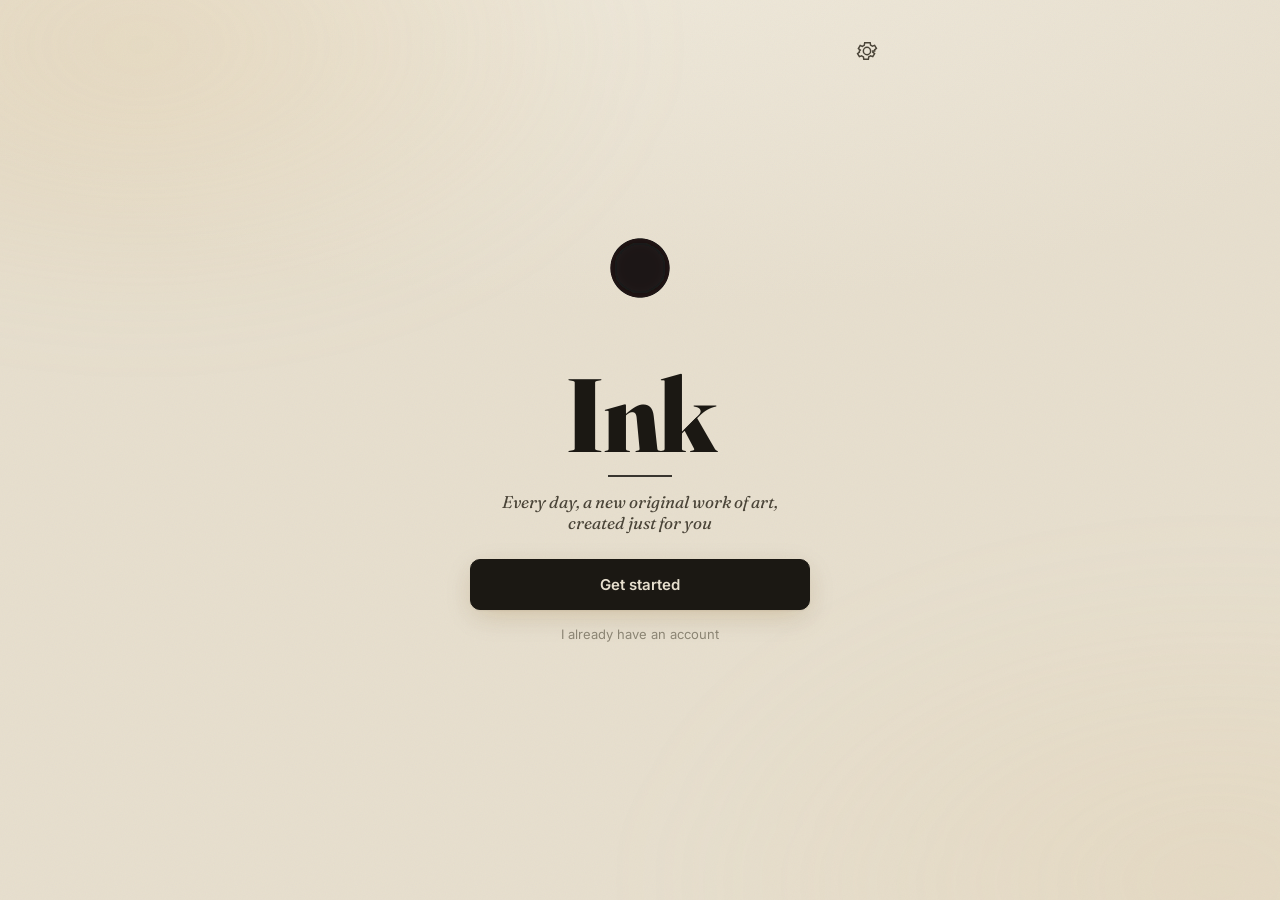
<file: index.html>
<!DOCTYPE html>
<html lang="en">
<head>
  <meta charset="utf-8" />
  <meta name="viewport" content="width=device-width, initial-scale=1, viewport-fit=cover" />
  <meta name="theme-color" content="#e7dfce" />
  <link rel="icon" type="image/svg+xml" href="icon.svg" />
  <link rel="icon" type="image/png" sizes="192x192" href="icon-192.png" />
  <link rel="icon" type="image/png" sizes="512x512" href="icon-512.png" />
  <link rel="apple-touch-icon" href="apple-touch-icon.png" />
  <link rel="manifest" href="manifest.webmanifest" />
  <title>Ink</title>
  <link rel="preconnect" href="https://fonts.googleapis.com" />
  <link rel="preconnect" href="https://fonts.gstatic.com" crossorigin />
  <link rel="stylesheet"
    href="https://fonts.googleapis.com/css2?family=Fraunces:ital,opsz,wght@0,9..144,400;0,9..144,500;0,9..144,600;0,9..144,800;1,9..144,400&family=Inter:wght@400;500;600&display=swap" />
  <link rel="stylesheet" href="styles.css" />
</head>
<body>
  <!-- Reusable ink-blob mark (gooey filter). -->
  <svg width="0" height="0" aria-hidden="true" style="position:absolute">
    <defs>
      <filter id="goo">
        <feGaussianBlur in="SourceGraphic" stdDeviation="5" result="b" />
        <feColorMatrix in="b" mode="matrix"
          values="1 0 0 0 0  0 1 0 0 0  0 0 1 0 0  0 0 0 20 -9" />
      </filter>
      <g id="inkblob" filter="url(#goo)">
        <circle class="bl b1" cx="80" cy="80" r="24" />
        <circle class="bl b2" cx="80" cy="80" r="17" />
        <circle class="bl b3" cx="80" cy="80" r="13" />
        <circle class="bl b4" cx="80" cy="80" r="19" />
        <circle class="bl b5" cx="80" cy="80" r="10" />
      </g>
    </defs>
  </svg>

  <main id="app">

    <!-- Shared pull-to-refresh spinner (overlays whichever screen is pulling). -->
    <div class="pull-spinner" id="pull-spinner" aria-hidden="true">
      <svg viewBox="0 0 24 24" width="20" height="20" fill="none" stroke="currentColor" stroke-width="2" stroke-linecap="round" stroke-linejoin="round">
        <path d="M3 12a9 9 0 0 1 15.5-6.2L21 8" /><path d="M21 3v5h-5" />
        <path d="M21 12a9 9 0 0 1-15.5 6.2L3 16" /><path d="M3 21v-5h5" />
      </svg>
    </div>

    <!-- ───────────────────────── Welcome ────────────────────────────────── -->
    <section id="screen-welcome" class="screen center">
      <button class="gear-btn welcome-gear" id="welcome-settings-btn" aria-label="Server settings" title="Server settings">
        <svg viewBox="0 0 24 24" width="22" height="22"><path d="M12 8a4 4 0 100 8 4 4 0 000-8zm8.4 4a6.5 6.5 0 00-.1-1.2l2-1.6-2-3.4-2.4 1a6.4 6.4 0 00-2-1.2l-.4-2.6H9.5L9 5.8a6.4 6.4 0 00-2 1.2l-2.4-1-2 3.4 2 1.6A6.5 6.5 0 003.6 12c0 .4 0 .8.1 1.2l-2 1.6 2 3.4 2.4-1c.6.5 1.3.9 2 1.2l.4 2.6h5l.4-2.6c.7-.3 1.4-.7 2-1.2l2.4 1 2-3.4-2-1.6c.1-.4.1-.8.1-1.2z" fill="none" stroke="currentColor" stroke-width="1.6"/></svg>
      </button>
      <div class="inkmark inkmark-lg" aria-hidden="true"><svg viewBox="0 0 160 160"><use href="#inkblob" /></svg></div>
      <h1 class="word">Ink</h1>
      <hr class="rule" />
      <p class="tagline">Every day, a new original work of art, created just for you</p>
      <button id="start-btn" class="btn-primary">Get started</button>
      <details class="disclosure" id="restore-details">
        <summary>I already have an account</summary>
        <label>Account token<input id="restore-token" placeholder="paste your token" /></label>
        <button id="restore-btn" class="btn-ghost">Restore</button>
      </details>
      <p id="welcome-error" class="error" hidden></p>
    </section>

    <!-- ─────────────── Settings before sign-in (welcome gear) ───────────── -->
    <section id="screen-setup" class="screen" hidden>
      <header class="topbar">
        <button class="link back" id="setup-back">‹ Back</button>
        <span class="brand-text">Settings</span><span class="spacer"></span>
      </header>

      <div class="card">
        <h3>Ink server</h3>
        <p class="hint">The address this app talks to. Leave it alone unless you run your own Ink server.</p>
        <label>Server URL<input id="server-url" placeholder="https://your-ink-server" /></label>
        <button id="server-save" type="button" class="btn-ghost wide">Save server</button>
      </div>

      <dl class="spec">
        <div><dt>App version</dt><dd id="setup-version" class="mono">—</dd></div>
      </dl>
    </section>

    <!-- ───────────────────────────── Home ───────────────────────────────── -->
    <section id="screen-home" class="screen home" hidden>
      <header class="home-top">
        <span class="brand-word">Ink</span>
        <span class="inkmark inkmark-anim" aria-hidden="true"><svg viewBox="0 0 160 160"><use href="#inkblob" /></svg></span>
        <span class="home-actions">
          <button class="gear-btn" id="add-frame-btn" aria-label="Add a frame" title="Add a frame">
            <svg viewBox="0 0 24 24" width="22" height="22"><path d="M12 5v14M5 12h14" fill="none" stroke="currentColor" stroke-width="2" stroke-linecap="round"/></svg>
          </button>
          <button class="gear-btn" id="app-settings-btn" aria-label="App settings">
            <svg viewBox="0 0 24 24" width="22" height="22"><path d="M12 8a4 4 0 100 8 4 4 0 000-8zm8.4 4a6.5 6.5 0 00-.1-1.2l2-1.6-2-3.4-2.4 1a6.4 6.4 0 00-2-1.2l-.4-2.6H9.5L9 5.8a6.4 6.4 0 00-2 1.2l-2.4-1-2 3.4 2 1.6A6.5 6.5 0 003.6 12c0 .4 0 .8.1 1.2l-2 1.6 2 3.4 2.4-1c.6.5 1.3.9 2 1.2l.4 2.6h5l.4-2.6c.7-.3 1.4-.7 2-1.2l2.4 1 2-3.4-2-1.6c.1-.4.1-.8.1-1.2z" fill="none" stroke="currentColor" stroke-width="1.6"/></svg>
          </button>
        </span>
      </header>

      <!-- Empty: no frame connected -->
      <div id="home-empty" class="empty-state" hidden>
        <div class="empty-brand">
          <span class="empty-wordmark">Ink</span>
          <span class="inkmark float" aria-hidden="true"><svg viewBox="0 0 160 160"><use href="#inkblob" /></svg></span>
        </div>
        <h2>Add your first frame</h2>
        <p class="muted">Connect your Ink frame and see a new work of art each morning.</p>
        <button id="empty-connect-btn" class="btn-primary">Connect a frame</button>
      </div>

      <!-- Connected: a swipeable carousel of frames, each a hung work of art -->
      <div id="home-frame" class="home-frame" hidden>
        <div class="home-carousel" id="home-carousel"></div>
        <div class="dots" id="home-dots" hidden></div>
        <p class="swipe-hint" id="home-swipe-hint" hidden>Swipe to switch · hold to reorder</p>
      </div>
      <!-- One card per frame, cloned into #home-carousel (classes, not ids, so
           multiple cards can coexist). -->
      <template id="home-card-tpl">
        <div class="home-card">
          <button class="gallery-frame home-art-btn" type="button" aria-label="Open frame">
            <span class="gframe-wood">
              <span class="gframe-mat">
                <span class="skeleton home-skeleton"></span>
                <img class="home-art-img" alt="current artwork" />
              </span>
            </span>
          </button>
          <figcaption class="home-meta">
            <h2 class="art-title">
              <span class="home-frame-name">My frame</span>
              <svg class="title-moon home-sleep-moon" viewBox="0 0 24 24" width="16" height="16" aria-label="Asleep" hidden><path d="M21 12.8A9 9 0 1 1 11.2 3a7 7 0 0 0 9.8 9.8z" fill="currentColor"/></svg>
            </h2>
            <p class="art-caption home-explain">—</p>
            <button class="open-chip home-more" type="button">Open</button>
          </figcaption>
        </div>
      </template>
    </section>

    <!-- ───────────────────────── Connect a frame ────────────────────────── -->
    <section id="screen-connect" class="screen" hidden>
      <header class="topbar">
        <button class="link back" id="connect-back">‹ Back</button>
        <span class="brand-text">Connect a frame</span><span class="spacer"></span>
      </header>
      <ol class="steps">
        <li><b>Onboarding mode.</b> A new frame is ready on first power‑on. To re‑pair
          one, hold <b>KEY3</b> ~15 s.</li>
        <li><b>Join the frame's Wi‑Fi</b> (“Ink Frame”) on your phone; a setup page opens.</li>
        <li><b>Pick your home Wi‑Fi.</b> The frame then shows a QR + 6‑digit code.</li>
        <li><b>Scan it below</b> (or enter the code).</li>
      </ol>

      <button type="button" id="scan-btn" class="btn-primary">Scan QR to pair</button>
      <div id="scanner" class="scanner" hidden>
        <video id="scan-video" playsinline muted></video>
        <p class="scan-hint" id="scan-hint">Point the camera at the QR on the frame…</p>
        <button type="button" id="scan-cancel" class="btn-ghost">Cancel</button>
      </div>

      <details class="disclosure" id="manual-pair">
        <summary>Enter the code instead</summary>
        <form id="pair-form" class="pair-form">
          <input id="pair-code" inputmode="numeric" maxlength="6" placeholder="000000" class="code-input" />
          <button type="submit" class="btn-primary">Pair frame</button>
          <p id="pair-error" class="error" hidden></p>
        </form>
      </details>
    </section>

    <!-- ─────────────────────────── Frame detail ─────────────────────────── -->
    <section id="screen-frame" class="screen frame-screen" hidden>
      <header class="home-top">
        <button class="link back" id="frame-back">‹</button>
        <span class="brand-word small">Ink</span>
        <span class="inkmark inkmark-anim" aria-hidden="true"><svg viewBox="0 0 160 160"><use href="#inkblob" /></svg></span>
      </header>

      <div class="gallery" id="gallery"></div>
      <div class="dots" id="gallery-dots"></div>

      <div class="status-line">
        <button id="refresh-btn" type="button" class="mini-action" aria-label="Refresh the frame" title="Refresh the frame">
          <svg viewBox="0 0 24 24" aria-hidden="true"><path d="M20 11a8 8 0 1 0-.9 4.5M20 5v6h-6" fill="none" stroke="currentColor" stroke-width="1.8" stroke-linecap="round" stroke-linejoin="round"/></svg>
        </button>
        <span class="status-cluster"><span class="dot" id="fr-dot"></span><span id="fr-status">—</span></span>
        <button id="sleep-btn" type="button" class="mini-action" aria-label="Sleep the frame" title="Sleep the frame">
          <svg viewBox="0 0 24 24" aria-hidden="true"><path d="M21 12.8A8.5 8.5 0 1 1 11.2 3a6.6 6.6 0 0 0 9.8 9.8z" fill="none" stroke="currentColor" stroke-width="1.8" stroke-linecap="round" stroke-linejoin="round"/></svg>
        </button>
      </div>

      <div class="frame-alert" id="frame-alert" hidden></div>

      <section class="placard">
        <p class="placard-eyebrow" id="ev-meta">On view today</p>
        <p class="placard-body" id="ev-text">—</p>
        <button type="button" id="ev-more" class="read-more" hidden>Read more</button>
        <p class="placard-sign" id="ev-sign" hidden></p>
      </section>

      <section class="also" id="other-events" hidden>
        <button type="button" id="also-toggle" class="also-toggle" aria-expanded="false" aria-controls="also-list">
          <span class="also-title">Also on this day</span>
          <span class="also-chev" aria-hidden="true">›</span>
        </button>
        <ul class="also-list" id="also-list" hidden></ul>
      </section>

      <div class="frame-controls">
        <button id="regen-btn" type="button" class="btn-primary">Generate</button>
      </div>
      <p id="refresh-hint" class="sleep-hint center-text" hidden></p>

      <nav class="nav-list compact">
        <button class="nav-row" id="goto-artwork">
          <span class="nav-ico"><svg viewBox="0 0 24 24" fill="none" stroke="currentColor" stroke-width="1.6" stroke-linecap="round" stroke-linejoin="round" aria-hidden="true"><path d="M12 3a9 9 0 1 0 0 18c1.4 0 2-.8 2-1.9 0-1.3-1.2-1.6-1.2-2.6 0-.9.8-1.5 1.9-1.5H17a4 4 0 0 0 4-4C21 6.6 17 3 12 3z"/><circle cx="7.6" cy="10.4" r=".4"/><circle cx="10.6" cy="7" r=".4"/><circle cx="14.6" cy="7.4" r=".4"/></svg></span>
          <span class="nav-t">Artwork</span><span class="nav-chev">›</span>
        </button>
        <button class="nav-row" id="goto-settings">
          <span class="nav-ico"><svg viewBox="0 0 24 24" fill="none" stroke="currentColor" stroke-width="1.6" aria-hidden="true"><path d="M12 8a4 4 0 100 8 4 4 0 000-8zm8.4 4a6.5 6.5 0 00-.1-1.2l2-1.6-2-3.4-2.4 1a6.4 6.4 0 00-2-1.2l-.4-2.6H9.5L9 5.8a6.4 6.4 0 00-2 1.2l-2.4-1-2 3.4 2 1.6A6.5 6.5 0 003.6 12c0 .4 0 .8.1 1.2l-2 1.6 2 3.4 2.4-1c.6.5 1.3.9 2 1.2l.4 2.6h5l.4-2.6c.7-.3 1.4-.7 2-1.2l2.4 1 2-3.4-2-1.6c.1-.4.1-.8.1-1.2z"/></svg></span>
          <span class="nav-t">Frame settings</span><span class="nav-chev">›</span>
        </button>
      </nav>
    </section>

    <!-- ────────────────────── Artwork settings ──────────────────────────── -->
    <section id="screen-artwork" class="screen" hidden>
      <header class="topbar">
        <button class="link back" id="artwork-back">‹ Frame</button>
        <span class="brand-text">Artwork</span><span class="spacer"></span>
      </header>
      <form id="artwork-form">

        <div class="card">
          <div class="card-head">
            <h3>Location &amp; weather</h3>
            <label class="toggle title-toggle" title="Use location &amp; weather"><input type="checkbox" id="use_weather" /><i></i></label>
          </div>
          <div id="loc-weather-body">
          <span class="field-label">Location</span>
          <div class="loc-view" id="loc-view">
            <span id="city-display" class="loc-text"></span>
            <button type="button" id="city-edit" class="loc-edit-btn" aria-label="Edit location">
              <svg viewBox="0 0 24 24" width="18" height="18" fill="none" stroke="currentColor"
                   stroke-width="1.7" stroke-linecap="round" stroke-linejoin="round">
                <path d="M12 20h9" />
                <path d="M16.5 3.5a2.12 2.12 0 0 1 3 3L7 19l-4 1 1-4 12.5-12.5z" />
              </svg>
            </button>
          </div>
          <div class="loc-edit" id="loc-edit" hidden>
            <div class="autocomplete">
              <div class="loc-input-row">
                <input id="city-name" placeholder="Type a city…" autocomplete="off"
                       autocapitalize="words" spellcheck="false" />
                <button type="button" id="city-find" class="btn-ghost inline">Find</button>
                <button type="button" id="city-accept" class="btn-accept" aria-label="Accept location">
                  <svg viewBox="0 0 24 24" width="20" height="20" fill="none" stroke="currentColor"
                       stroke-width="2.4" stroke-linecap="round" stroke-linejoin="round">
                    <path d="M20 6 9 17l-5-5" />
                  </svg>
                </button>
              </div>
              <ul id="city-suggest" class="suggest" hidden></ul>
            </div>
            <button type="button" id="geo-btn" class="link locate">Use my current location</button>
            <label class="toggle"><span>Enter coordinates manually</span><input type="checkbox" id="manual-coords" /><i></i></label>
            <div class="row" id="coords-row" hidden>
              <label>Latitude<input id="lat" type="number" step="0.0001" /></label>
              <label>Longitude<input id="lon" type="number" step="0.0001" /></label>
            </div>
          </div>
          <fieldset class="radios" id="unit-radios">
            <legend>Temperature units</legend>
            <label class="radio"><input type="radio" name="unit" value="c" /><span>°C</span></label>
            <label class="radio"><input type="radio" name="unit" value="f" /><span>°F</span></label>
          </fieldset>
          </div><!-- /loc-weather-body -->
        </div>

        <div class="card">
          <div class="card-head">
            <h3>Date</h3>
            <label class="toggle title-toggle" title="Show the date"><input type="checkbox" id="show_date" /><i></i></label>
          </div>
          <label id="date-format-row">Date format
            <select id="date-format"></select>
          </label>
          <div id="date-custom-wrap" hidden>
            <div class="field-label-row">
              <span class="field-label">Custom format</span>
              <button type="button" id="date-help-btn" class="help-btn" aria-label="Show format codes">?</button>
            </div>
            <input id="date-custom" type="text" maxlength="40" placeholder="ddd MMM Do" autocapitalize="none" autocomplete="off" spellcheck="false" />
            <p id="date-preview" class="date-preview"></p>
          </div>
        </div>

        <div id="date-help-modal" class="modal-overlay" hidden>
          <div class="modal-card" role="dialog" aria-modal="true" aria-label="Date format codes">
            <div class="modal-head">
              <h4>Format codes</h4>
              <button type="button" id="date-help-close" class="modal-close" aria-label="Close">&times;</button>
            </div>
            <dl id="date-token-list"></dl>
          </div>
        </div>

        <div class="card">
          <div class="card-head">
            <h3>Interests</h3>
            <label class="toggle title-toggle" title="Draw from a moment in history"><input type="checkbox" id="use_event" /><i></i></label>
          </div>
          <div id="interests-body">
            <p class="hint">Topics the daily moment is chosen from.</p>
            <fieldset class="chips" id="interest-chips"></fieldset>
            <label>Anything else<input id="interest-other" placeholder="e.g. jazz, sailing, poetry" /></label>
            <h4 class="sub">Holidays</h4>
            <label class="toggle"><span>Jewish</span><input type="checkbox" id="h-jewish" /><i></i></label>
            <label class="toggle"><span>Israeli</span><input type="checkbox" id="h-israeli" /><i></i></label>
            <label class="toggle"><span>Global</span><input type="checkbox" id="h-global" /><i></i></label>
          </div>
        </div>

        <div class="card">
          <h3>Style &amp; details</h3>
          <fieldset class="radios orient" id="orient-radios">
            <legend>Orientation</legend>
            <label class="radio orient-opt"><input type="radio" name="orient" value="landscape" /><span><svg viewBox="0 0 24 18" class="ori"><rect x="1" y="1" width="22" height="16" rx="2"/></svg>Landscape</span></label>
            <label class="radio orient-opt"><input type="radio" name="orient" value="portrait" /><span><svg viewBox="0 0 18 24" class="ori"><rect x="1" y="1" width="16" height="22" rx="2"/></svg>Portrait</span></label>
          </fieldset>
          <label>Language<select id="language"><option value="en">English</option><option value="he">Hebrew</option></select></label>
          <label>Signature<input id="signature" placeholder="Ink." /></label>
        </div>

        <div class="sticky-save">
          <button type="submit" class="btn-primary">Save</button>
        </div>
      </form>
    </section>

    <!-- ───────────────────────── Frame settings ─────────────────────────── -->
    <section id="screen-settings" class="screen" hidden>
      <header class="topbar">
        <button class="link back" id="settings-back">‹ Frame</button>
        <span class="brand-text">Frame settings</span>
        <button id="settings-save" class="btn-save-top" type="button" disabled>Save</button>
      </header>

      <div class="card status-card">
        <div class="status-head"><span class="dot" id="set-dot"></span><span class="status-state" id="set-state">—</span></div>
        <p class="status-sub" id="set-sub"></p>
      </div>

      <div class="card">
        <h3>Name</h3>
        <input id="set-name" maxlength="40" placeholder="Ink Frame" />
      </div>

      <div class="card">
        <h3>Schedule</h3>
        <fieldset class="radios" id="sched-radios">
          <legend>Create a new work</legend>
          <label class="radio"><input type="radio" name="sched" value="daily" /><span>Daily</span></label>
          <label class="radio"><input type="radio" name="sched" value="weekly" /><span>Weekly</span></label>
          <label class="radio"><input type="radio" name="sched" value="custom" /><span>Specific days</span></label>
        </fieldset>
        <fieldset class="chips days" id="day-chips" hidden></fieldset>
        <label>Daily update time<input id="wake" type="time" step="300" /></label>
      </div>

      <div class="card">
        <h3>Power</h3>
        <fieldset class="radios" id="sleep-radios">
          <legend>When idle</legend>
          <label class="radio"><input type="radio" name="sleepmode" value="always_on" /><span>Always on</span></label>
          <label class="radio"><input type="radio" name="sleepmode" value="sleep" /><span>Sleep after a while</span></label>
        </fieldset>
        <label id="sleep-after-row" hidden>Sleep after (minutes)<input id="sleep-after" type="number" min="1" max="240" /></label>
        <p class="hint">Always on keeps the picture up and refreshes through the day — best when plugged in. Sleep wakes at the update time, shows the new work, then sleeps to save power — best on battery.</p>
      </div>

      <div class="card">
        <h3>Time zone</h3>
        <label class="toggle"><span>Automatic (match the location)</span><input type="checkbox" id="auto-tz" /><i></i></label>
        <label id="tz-row" hidden>Time zone<input id="tz" placeholder="Asia/Jerusalem" /></label>
      </div>

      <dl class="spec">
        <div><dt>Connection</dt><dd id="spec-conn">—</dd></div>
        <div><dt>Wi‑Fi signal</dt><dd id="spec-wifi">—</dd></div>
        <div><dt>Firmware</dt><dd id="spec-fw">—</dd></div>
        <div><dt>Frame ID</dt><dd id="spec-id" class="mono">—</dd></div>
      </dl>
      <button id="check-fw-btn" type="button" class="btn-ghost wide">Check for updates</button>
      <p id="fw-status-hint" class="hint center-text"></p>

      <div class="card">
        <h3>Buttons</h3>
        <ul class="buttons-help">
          <li><b>KEY1</b><span>Sleep / wake — tap to put the frame to sleep, tap again to wake it.</span></li>
          <li><b>KEY2</b><span>Refresh — re‑fetch and redraw the current artwork.</span></li>
          <li><b>KEY3</b><span>Wake — wakes the frame from sleep.</span></li>
          <li><b>KEY1 + KEY3</b><span>Factory reset — hold both together for ~15 s to wipe Wi‑Fi &amp; pairing and return to onboarding.</span></li>
        </ul>
      </div>

      <button id="disconnect-btn" type="button" class="btn-danger">Disconnect &amp; forget this frame</button>
      <p class="hint center-text">Forgetting unpairs this frame from your account. It keeps its Wi‑Fi and shows the pairing screen, ready to re‑add.</p>

      <button id="factory-btn" type="button" class="btn-danger">Factory restore</button>
      <p class="hint center-text">Full wipe: clears Wi‑Fi <em>and</em> pairing on the frame and returns it to onboarding from scratch — for re‑gifting or moving networks. The frame must be online.</p>
    </section>

    <!-- ───────────────────────── App settings ───────────────────────────── -->
    <section id="screen-account" class="screen" hidden>
      <header class="topbar">
        <button class="link back" id="acct-back">‹ Home</button>
        <span class="brand-text">App settings</span><span class="spacer"></span>
      </header>

      <div class="card">
        <h3>Image generation</h3>
        <p class="hint">Your daily artwork is created with OpenAI. Use Ink's shared key, or bring your own.</p>
        <div class="segmented">
          <button type="button" class="seg" id="seg-platform">Ink's key</button>
          <button type="button" class="seg" id="seg-own">My own key</button>
        </div>
        <div id="own-key-fields" hidden>
          <label>Your OpenAI API key<input id="api-key" type="password" placeholder="sk-..." autocomplete="off" /></label>
          <button id="save-key-btn" type="button" class="btn-primary">Save key</button>
        </div>
        <p id="key-required-note" class="hint" hidden>Your own key is required for this account.</p>
        <p id="key-err" class="error" hidden></p>
      </div>

      <div class="card" id="install-card" hidden>
        <h3>Install Ink</h3>
        <p class="hint" id="install-hint">Add Ink to your home screen for a full‑screen experience.</p>
        <button id="install-btn" type="button" class="btn-primary">Install app</button>
      </div>

      <dl class="spec">
        <div><dt>App version</dt><dd id="app-version" class="mono">—</dd></div>
        <div><dt>Account</dt><dd id="acct-id" class="mono">—</dd></div>
      </dl>
      <button id="update-btn" type="button" class="btn-ghost wide">Check for updates</button>

      <details class="disclosure-card">
        <summary>Advanced</summary>
        <div class="adv-body">
          <label>Server URL<input id="acct-server-url" placeholder="https://your-ink-server" /></label>
          <button id="acct-server-save" type="button" class="btn-ghost">Save server</button>
          <hr class="adv-rule" />
          <p class="hint">Account key — restores this account on another device (temporary, until sign‑in). Keep it private.</p>
          <input id="token-display" readonly class="mono" />
        </div>
      </details>

      <button id="logout-btn" type="button" class="link danger-link">Log out</button>
    </section>

  </main>

  <div id="install-banner" class="install-banner" hidden>
    <div class="ib-mark inkmark inkmark-sm" aria-hidden="true"><svg viewBox="0 0 160 160"><use href="#inkblob" /></svg></div>
    <div class="ib-body">
      <p class="ib-title">Install Ink</p>
      <p class="ib-sub" id="ib-sub">Add it to your home screen for a full‑screen experience.</p>
      <label class="ib-check"><input type="checkbox" id="ib-dontshow" /> Don't show this again</label>
    </div>
    <div class="ib-actions">
      <button id="ib-install" class="btn-primary ib-btn">Install</button>
      <button id="ib-dismiss" class="link ib-later">Not now</button>
    </div>
  </div>

  <!-- Visibility is opacity-driven (.show); no [hidden] — the global
       [hidden]{display:none!important} would defeat the fade transition. -->
  <div id="toast" class="toast" aria-live="polite"></div>

  <!-- Firmware-update toast: pinned to the top, black on white text. Re-checked
       on every app launch; "Close" dismisses it for this session only. -->
  <div id="fw-toast" class="fw-toast" hidden role="status">
    <div class="fw-toast-text">
      <strong id="fw-toast-title">Firmware update available</strong>
      <span id="fw-toast-sub" class="fw-toast-sub"></span>
    </div>
    <button id="fw-toast-update" type="button" class="fw-toast-btn">Update</button>
    <button id="fw-toast-close" type="button" class="fw-toast-x" aria-label="Close">✕</button>
  </div>

  <!-- App (PWA) update — mirrors the firmware toast; Refresh reloads the new build. -->
  <div id="app-toast" class="fw-toast" hidden role="status">
    <div class="fw-toast-text">
      <strong>App update available</strong>
      <span class="fw-toast-sub">A new version of Ink is ready.</span>
    </div>
    <button id="app-toast-refresh" type="button" class="fw-toast-btn">Refresh</button>
    <button id="app-toast-close" type="button" class="fw-toast-x" aria-label="Close">✕</button>
  </div>

  <!-- Artwork-waiting toast: a new work was generated but the frame is asleep/
       offline, so it can't fetch it until it's back. Persists (no remote wake). -->
  <div id="wake-toast" class="fw-toast" hidden role="status">
    <div class="fw-toast-text">
      <strong>New artwork ready</strong>
      <span id="wake-toast-sub" class="fw-toast-sub">Wake the frame to show it.</span>
    </div>
    <button id="wake-toast-close" type="button" class="fw-toast-x" aria-label="Close">✕</button>
  </div>

  <!-- Zoom lightbox: tap an artwork in the gallery to view it large -->
  <div id="lightbox" class="lightbox" hidden>
    <button id="lb-close" class="lb-close" aria-label="Close">✕</button>
    <div class="lb-frame"><img id="lb-img" alt="artwork" /></div>
  </div>

  <!-- Name-your-frame modal, shown right after a successful pairing. -->
  <div id="name-modal" class="modal-overlay" hidden>
    <div class="modal-card" role="dialog" aria-modal="true" aria-label="Name your frame">
      <div class="modal-head"><h4>Name your frame</h4></div>
      <label>Frame name<input id="name-modal-input" maxlength="40" value="My Ink" autocomplete="off" /></label>
      <button id="name-modal-save" type="button" class="btn-primary name-modal-save">Save</button>
    </div>
  </div>

  <script src="jsqr.js"></script>
  <script src="app.js"></script>
</body>
</html>
</file>
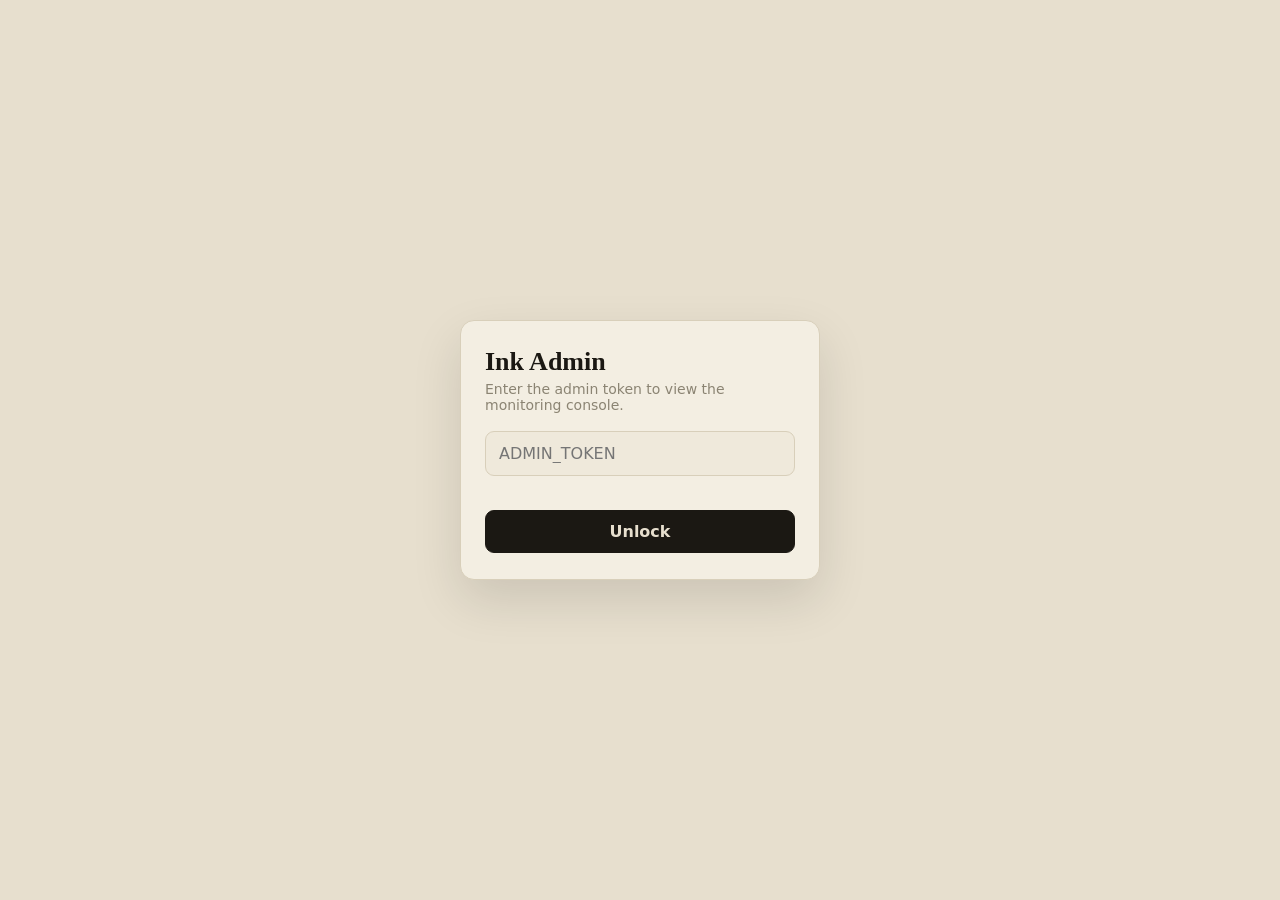
<file: admin.html>
<!DOCTYPE html>
<html lang="en">
<head>
  <meta charset="utf-8" />
  <meta name="viewport" content="width=device-width, initial-scale=1" />
  <meta name="robots" content="noindex, nofollow" />
  <!-- Inverse of the app icon: black ground, beige ink blob (inline so it works
       on both /admin and /app/admin.html with no extra request). -->
  <link rel="icon" type="image/svg+xml" href="data:image/svg+xml,%3Csvg xmlns='http://www.w3.org/2000/svg' viewBox='0 0 512 512'%3E%3Crect width='512' height='512' rx='112' fill='%231b1813'/%3E%3Cpath fill='%23e7dfce' d='M258 104 C 338 98 398 138 408 214 S 372 332 392 366 S 320 412 250 410 S 150 398 120 338 S 92 206 122 168 S 196 110 258 104 Z'/%3E%3C/svg%3E" />
  <title>Ink · Admin</title>
  <style>
    :root {
      --paper: #e7dfce; --paper-2: #efe9db; --card: #f3eee2; --ink: #1b1813;
      --soft: #4a4438; --muted: #8b8473; --line: #d8cfba;
      --ok: #3f6b4c; --warn: #b07d2b; --danger: #9b3b2f; --accent: #1b1813;
      --radius: 14px; --radius-sm: 9px;
      font-family: "Inter", system-ui, -apple-system, sans-serif;
    }
    * { box-sizing: border-box; }
    /* The `hidden` attribute must win over author display rules (e.g. .login{display:flex}),
       otherwise hiding the login overlay after unlock does nothing. */
    [hidden] { display: none !important; }
    /* On-brand scrollbars */
    * { scrollbar-width: thin; scrollbar-color: var(--line) transparent; }
    ::-webkit-scrollbar { width: 11px; height: 11px; }
    ::-webkit-scrollbar-track { background: transparent; }
    ::-webkit-scrollbar-thumb { background: var(--line); border-radius: 999px; border: 3px solid var(--paper); }
    ::-webkit-scrollbar-thumb:hover { background: var(--muted); }
    body { margin: 0; background: var(--paper); color: var(--ink); -webkit-font-smoothing: antialiased; }
    h1, h2, h3 { font-family: Georgia, "Times New Roman", serif; font-weight: 700; }
    a { color: var(--ink); }
    .wrap { max-width: 1120px; margin: 0 auto; padding: 18px 20px 80px; }

    /* Login */
    .login { min-height: 100dvh; display: flex; align-items: center; justify-content: center; padding: 24px; }
    .login .box { width: min(360px, 100%); background: var(--card); border: 1.5px solid var(--line);
      border-radius: var(--radius); padding: 26px 24px; box-shadow: 0 20px 50px rgba(0,0,0,.12); }
    .login h1 { margin: 0 0 4px; font-size: 26px; }
    .login p { color: var(--muted); margin: 0 0 18px; font-size: 14px; }
    input[type=password], input[type=text], input[type=search] {
      width: 100%; padding: 12px 13px; font: inherit; color: var(--ink);
      background: var(--paper-2); border: 1.5px solid var(--line); border-radius: var(--radius-sm); }
    .btn { display: inline-flex; align-items: center; justify-content: center; gap: 6px;
      padding: 11px 16px; border-radius: var(--radius-sm); border: 1.5px solid var(--ink);
      background: var(--ink); color: var(--paper); font: inherit; font-weight: 600; cursor: pointer; }
    .btn.ghost { background: transparent; color: var(--ink); }
    .btn.sm { padding: 7px 12px; font-size: 13px; }
    .err { color: var(--danger); font-size: 13px; margin: 10px 0 0; min-height: 16px; }

    /* Header + tabs */
    .top { display: flex; align-items: center; gap: 12px; margin-bottom: 18px; flex-wrap: wrap; }
    .top h1 { font-size: 22px; margin: 0; }
    .top .dot { width: 10px; height: 10px; border-radius: 50%; background: var(--ink); }
    .top .meta { color: var(--muted); font-size: 12.5px; margin-left: auto; }
    .tabs { display: flex; gap: 6px; flex-wrap: wrap; margin-bottom: 20px; }
    .tabs button { padding: 8px 15px; border-radius: 999px; border: 1.5px solid var(--line);
      background: var(--paper-2); color: var(--soft); font: inherit; font-weight: 600; font-size: 13.5px; cursor: pointer; }
    .tabs button.active { background: var(--ink); color: var(--paper); border-color: var(--ink); }

    /* Global filter bar — drives every tab (date window, frame status, frame, account) */
    .filterbar { display: flex; align-items: center; gap: 8px 10px; flex-wrap: wrap;
      background: var(--card); border: 1.5px solid var(--line); border-radius: var(--radius);
      padding: 10px 14px; margin-bottom: 20px; }
    .filterbar .fb-label { font-size: 11px; text-transform: uppercase; letter-spacing: .06em;
      color: var(--muted); font-weight: 700; margin-right: 2px; }
    .filterbar select, .filterbar input[type=date] { padding: 7px 30px 7px 12px; border-radius: 999px;
      border: 1.5px solid var(--line); background-color: var(--paper-2); color: var(--ink);
      font: inherit; font-size: 13px; font-weight: 600; cursor: pointer; -webkit-appearance: none; appearance: none;
      background-image: url("data:image/svg+xml,%3Csvg xmlns='http://www.w3.org/2000/svg' width='12' height='12' viewBox='0 0 24 24' fill='none' stroke='%234a4438' stroke-width='3'%3E%3Cpath d='M6 9l6 6 6-6'/%3E%3C/svg%3E");
      background-repeat: no-repeat; background-position: right 10px center; }
    .filterbar input[type=date] { padding: 7px 12px; background-image: none; cursor: text; }
    .filterbar select:focus, .filterbar input[type=date]:focus { outline: none; border-color: var(--ink); }
    .filterbar select:hover { border-color: var(--muted); }
    .filterbar .fb-dates { display: flex; align-items: center; gap: 6px; }
    .filterbar .fb-dates.hide { display: none; }
    .filterbar .fb-reset { margin-left: auto; }
    .filterbar select.dirty { border-color: var(--ink); background-color: var(--paper); }

    /* KPI cards */
    .kpis { display: grid; grid-template-columns: repeat(auto-fill, minmax(150px, 1fr)); gap: 12px; margin-bottom: 22px; }
    .kpi { background: var(--card); border: 1.5px solid var(--line); border-radius: var(--radius); padding: 14px 16px;
      box-shadow: 0 1px 2px rgba(27,24,19,.05); transition: transform .12s ease, box-shadow .12s ease; }
    .kpi:hover { transform: translateY(-2px); box-shadow: 0 6px 18px rgba(27,24,19,.10); }
    .kpi .label { font-size: 11px; color: var(--muted); text-transform: uppercase; letter-spacing: .07em; font-weight: 600; }
    .kpi .value { font-family: Georgia, serif; font-size: 28px; font-weight: 700; margin-top: 5px; line-height: 1; }
    .kpi .value small { font-size: 14px; color: var(--muted); font-weight: 400; }
    .kpi .sub { font-size: 12px; color: var(--soft); margin-top: 5px; }
    .kpi.good .value { color: var(--ok); }
    .kpi.bad .value { color: var(--danger); }
    .kpi.warn .value { color: var(--warn); }
    .section-title { font-family: Georgia, serif; font-size: 15px; font-weight: 700; color: var(--ink-soft);
      margin: 24px 0 12px; padding-bottom: 6px; border-bottom: 1px solid var(--line); }
    .section-title:first-child { margin-top: 0; }
    /* Compact cost card */
    .coststats { display: flex; gap: 28px; flex-wrap: wrap; margin: 4px 0 12px; }
    .cstat .cs-label { font-size: 11px; text-transform: uppercase; letter-spacing: .06em; color: var(--muted); font-weight: 600; }
    .cstat .cs-val { font-family: Georgia, serif; font-size: 24px; font-weight: 700; line-height: 1.1; }
    .cstat .cs-val small { font-size: 12px; color: var(--muted); font-weight: 400; }
    .cstat .cs-sub { font-size: 11px; color: var(--soft); }
    .costbreak { display: flex; gap: 8px 20px; flex-wrap: wrap; font-size: 13px; color: var(--soft);
      padding: 11px 0; border-top: 1px solid var(--line); }
    .costbreak b { color: var(--ink); font-weight: 700; }
    .costbreak i { color: var(--muted); font-style: normal; font-size: 11.5px; }
    .cost-lines { margin: 2px 0 4px; }
    .cost-lines summary { cursor: pointer; color: var(--muted); font-size: 12px; }
    .cost-lines dl { display: grid; grid-template-columns: 1fr auto; gap: 5px 18px; margin: 9px 0 0; font-size: 13px; }
    .cost-lines dt { color: var(--soft); } .cost-lines dd { margin: 0; }

    .card { background: var(--card); border: 1.5px solid var(--line); border-radius: var(--radius);
      padding: 16px 18px; margin-bottom: 18px; }
    .card h3 { margin: 0 0 12px; font-size: 15px; }
    .grid2 { display: grid; grid-template-columns: 1fr 1fr; gap: 18px; }
    @media (max-width: 720px) { .grid2 { grid-template-columns: 1fr; } }

    /* Tables */
    .tbl-wrap { overflow-x: auto; -webkit-overflow-scrolling: touch; }
    table { width: 100%; border-collapse: collapse; font-size: 13px; }
    th, td { text-align: left; padding: 8px 10px; border-bottom: 1px solid var(--line); white-space: nowrap; }
    th { color: var(--muted); font-weight: 600; text-transform: uppercase; font-size: 11px; letter-spacing: .05em; }
    td.wrap-cell { white-space: normal; max-width: 380px; color: var(--soft); }
    tr:hover td { background: rgba(27,24,19,.03); }
    .mono { font-family: ui-monospace, "SF Mono", Menlo, monospace; font-size: 12px; }

    /* Pills */
    .pill { display: inline-block; padding: 2px 8px; border-radius: 999px; font-size: 11.5px; font-weight: 600; }
    .pill.online { background: rgba(63,107,76,.16); color: var(--ok); }
    .pill.sleep { background: rgba(139,132,115,.18); color: var(--soft); }
    .pill.offline { background: rgba(155,59,47,.14); color: var(--danger); }
    .pill.ok { background: rgba(63,107,76,.16); color: var(--ok); }
    .pill.fail { background: rgba(155,59,47,.16); color: var(--danger); }
    .pill.auto { background: rgba(27,24,19,.08); color: var(--soft); }
    .pill.manual { background: rgba(176,125,43,.16); color: var(--warn); }

    /* Charts */
    .chart { width: 100%; height: 150px; display: block; }
    .chart .bar { fill: var(--ink); }
    .chart .bar.err { fill: var(--danger); }
    .chart .axis { stroke: var(--line); stroke-width: 1; }
    .chart-legend { font-size: 12px; color: var(--muted); margin-top: 6px; display: flex; gap: 16px; }
    .chart-legend i { display: inline-block; width: 10px; height: 10px; border-radius: 2px; margin-right: 5px; vertical-align: -1px; }

    /* Gallery */
    .gallery { display: grid; grid-template-columns: repeat(auto-fill, minmax(150px, 1fr)); gap: 14px; align-items: start; }
    .shot { background: var(--card); border: 1.5px solid var(--line); border-radius: var(--radius-sm); overflow: hidden; }
    /* Portrait frames store an 800x480 PNG with the composition rotated 90°, so
       rotate it back for display. Square tile keeps the grid uniform; contain +
       rotate shows the art upright (as it hangs) for both orientations. */
    .shot img { width: 100%; display: block; background: #fff; object-fit: contain; aspect-ratio: 1 / 1; }
    .shot.portrait img { transform: rotate(90deg); }
    .shot .cap { padding: 8px 10px; }
    .shot .cap .d { font-size: 11px; color: var(--muted); }
    .shot .cap .c { font-size: 12px; color: var(--soft); margin-top: 2px;
      display: -webkit-box; -webkit-line-clamp: 2; -webkit-box-orient: vertical; overflow: hidden; }
    .empty { color: var(--muted); font-size: 14px; padding: 20px 0; text-align: center; }
    .loading { color: var(--muted); padding: 30px 0; text-align: center; }

    /* Row action buttons (accounts) */
    .rowbtn { padding: 5px 11px; border-radius: 8px; border: 1.5px solid var(--line);
      background: var(--paper-2); color: var(--soft); font: inherit; font-size: 12.5px; font-weight: 600; cursor: pointer; }
    .rowbtn:hover { border-color: var(--ink); color: var(--ink); }
    .rowbtn.danger { border-color: rgba(155,59,47,.4); color: var(--danger); }
    .rowbtn.danger:hover { background: var(--danger); color: #fff; border-color: var(--danger); }
    .rowbtn + .rowbtn { margin-left: 6px; }
    .rowbtn:disabled { opacity: .5; cursor: default; }

    /* Per-section filter box */
    .card h3 .filter { margin-left: auto; }
    .filter { width: min(260px, 55%); padding: 7px 11px; font: inherit; font-size: 13px;
      background: var(--paper-2); border: 1.5px solid var(--line); border-radius: 999px; color: var(--ink); }
    .filter-count { font-size: 12px; font-weight: 400; color: var(--muted); }
    .hrow { display: flex; align-items: center; gap: 12px; flex-wrap: wrap; }
    /* Dropdown filter facets */
    select.facet { padding: 6px 30px 6px 12px; border-radius: 999px; border: 1.5px solid var(--line);
      background-color: var(--paper-2); color: var(--ink-soft); font: inherit; font-size: 12.5px; font-weight: 600;
      cursor: pointer; -webkit-appearance: none; appearance: none;
      background-image: url("data:image/svg+xml,%3Csvg xmlns='http://www.w3.org/2000/svg' width='12' height='12' viewBox='0 0 24 24' fill='none' stroke='%234a4438' stroke-width='3'%3E%3Cpath d='M6 9l6 6 6-6'/%3E%3C/svg%3E");
      background-repeat: no-repeat; background-position: right 10px center; }
    select.facet:focus { outline: none; border-color: var(--ink); }
    select.facet:hover { border-color: var(--muted); }
    .filter-count-h { color: var(--muted); font-weight: 400; font-size: 14px; }
    /* Interest chips in the frames table */
    .chips-cell { white-space: normal; max-width: 250px; }
    .ichip { display: inline-block; margin: 2px 3px 0 0; padding: 2px 8px; border-radius: 999px; font-size: 11px; font-weight: 600; }
    .ichip.preset { background: rgba(27,24,19,.08); color: var(--soft); }
    .ichip.custom { background: rgba(176,125,43,.18); color: var(--warn); }
    .ichip.default { background: rgba(63,107,76,.16); color: var(--ok); }
    .ichip.holi { background: transparent; color: var(--muted); border: 1px solid var(--line); }
    .ichip.more { background: var(--paper-2); color: var(--muted); border: 1px solid var(--line); }
    /* Whole frame row opens the detail popup */
    tr.frow { cursor: pointer; }
    tr.frow:hover td { background: rgba(27,24,19,.05); }
    .linkname { font-weight: 700; color: var(--ink); }
    tr.frow:hover .linkname { text-decoration: underline; }
    /* Frame detail popup — grouped into settings-style cards */
    .modal-body.single { display: block; padding: 16px 18px 18px; }
    .fcard { background: var(--paper); border: 1px solid var(--line); border-radius: var(--radius-sm);
      padding: 13px 15px; margin-bottom: 12px; }
    .fcard h4 { margin: 0 0 10px; font-family: "Inter", system-ui, sans-serif; font-size: 11px;
      font-weight: 700; text-transform: uppercase; letter-spacing: .07em; color: var(--ink-soft); }
    .fcard .detail { display: grid; grid-template-columns: 118px 1fr; gap: 9px 16px; margin: 0; align-items: baseline; }
    .fcard .detail dt { margin: 0; font-size: 12px; color: var(--muted); }
    .fcard .detail dd { margin: 0; font-size: 14px; color: var(--ink); word-break: break-word; }
    .modal-actions { display: flex; gap: 10px; flex-wrap: wrap; margin-top: 4px; padding-top: 16px; border-top: 1px solid var(--line); }
    .modal-actions .rowbtn { padding: 9px 16px; font-size: 13.5px; }
    .modal-nav { flex-basis: 100%; display: flex; gap: 10px; flex-wrap: wrap; margin-bottom: 4px; }
    .shot { cursor: pointer; }
    .shot:hover { border-color: var(--ink); }

    /* Image preview lightbox */
    .modal-overlay { position: fixed; inset: 0; z-index: 100; display: flex; align-items: center;
      justify-content: center; padding: 24px; background: rgba(20,18,14,.55); }
    .modal-card { width: min(760px, 100%); max-height: 88vh; overflow-y: auto; padding: 0;
      background: var(--card); border-radius: var(--radius); box-shadow: 0 24px 60px rgba(0,0,0,.4); }
    .modal-head { display: flex; align-items: center; justify-content: space-between;
      padding: 14px 18px; border-bottom: 1px solid var(--line); position: sticky; top: 0; background: var(--card); }
    .modal-head h3 { margin: 0; font-size: 16px; }
    .modal-close { flex: none; width: 30px; height: 30px; padding: 0; border: none; border-radius: 50%;
      background: var(--paper-2); color: var(--soft); font-size: 21px; line-height: 1; cursor: pointer; }
    .modal-close:hover { background: var(--line); color: var(--ink); }
    .modal-body { padding: 16px 18px; display: grid; grid-template-columns: minmax(200px, 320px) 1fr; gap: 20px; }
    @media (max-width: 620px) { .modal-body { grid-template-columns: 1fr; } }
    .modal-body img { width: 100%; aspect-ratio: 1 / 1; object-fit: contain; border-radius: var(--radius-sm); border: 1.5px solid var(--line); background: #fff; }
    .modal-body.portrait img { transform: rotate(90deg); }
    .detail dt { font-size: 11px; text-transform: uppercase; letter-spacing: .05em; color: var(--muted); margin-top: 12px; }
    .detail dt:first-child { margin-top: 0; }
    .detail dd { margin: 3px 0 0; font-size: 14px; color: var(--ink); }
    .detail pre { margin: 4px 0 0; padding: 10px 12px; background: var(--paper); border: 1px solid var(--line);
      border-radius: var(--radius-sm); font-family: ui-monospace, Menlo, monospace; font-size: 12px;
      white-space: pre-wrap; word-break: break-word; color: var(--soft); max-height: 260px; overflow-y: auto; }
  </style>
</head>
<body>
  <!-- Login gate -->
  <div id="login" class="login">
    <form class="box" id="login-form">
      <h1>Ink Admin</h1>
      <p>Enter the admin token to view the monitoring console.</p>
      <input id="token" type="password" placeholder="ADMIN_TOKEN" autocomplete="current-password" />
      <p id="login-err" class="err"></p>
      <button class="btn" type="submit" style="width:100%">Unlock</button>
    </form>
  </div>

  <!-- Console -->
  <div id="console" class="wrap" hidden>
    <div class="top">
      <span class="dot"></span>
      <h1>Ink Admin</h1>
      <span class="meta" id="refreshed"></span>
      <button class="btn ghost sm" id="refresh-btn" type="button">Refresh</button>
      <button class="btn ghost sm" id="logout-btn" type="button">Log out</button>
    </div>
    <nav class="tabs" id="tabs">
      <button data-tab="overview" class="active">Overview</button>
      <button data-tab="frames">Frames</button>
      <button data-tab="generations">Generations</button>
      <button data-tab="gallery">Gallery</button>
      <button data-tab="accounts">Accounts</button>
      <button data-tab="api">API calls</button>
    </nav>
    <div class="filterbar" id="filterbar"></div>
    <section id="tab-overview" class="tab"></section>
    <section id="tab-frames" class="tab" hidden></section>
    <section id="tab-generations" class="tab" hidden></section>
    <section id="tab-gallery" class="tab" hidden></section>
    <section id="tab-accounts" class="tab" hidden></section>
    <section id="tab-api" class="tab" hidden></section>
  </div>

  <!-- Frame detail -->
  <div id="frame-modal" class="modal-overlay" hidden>
    <div class="modal-card" role="dialog" aria-modal="true" aria-label="Frame detail">
      <div class="modal-head">
        <h3 id="frame-title">Frame</h3>
        <button type="button" id="frame-close" class="modal-close" aria-label="Close">&times;</button>
      </div>
      <div class="modal-body single"><div id="frame-detail"></div>
        <div class="modal-actions" id="frame-actions"></div></div>
    </div>
  </div>

  <!-- Gallery image preview -->
  <div id="art-modal" class="modal-overlay" hidden>
    <div class="modal-card" role="dialog" aria-modal="true" aria-label="Artwork preview">
      <div class="modal-head">
        <h3 id="art-title">Artwork</h3>
        <button type="button" id="art-close" class="modal-close" aria-label="Close">&times;</button>
      </div>
      <div class="modal-body">
        <img id="art-img" alt="artwork" />
        <dl class="detail" id="art-detail"></dl>
      </div>
    </div>
  </div>

  <script src="admin.js"></script>
</body>
</html>
</file>
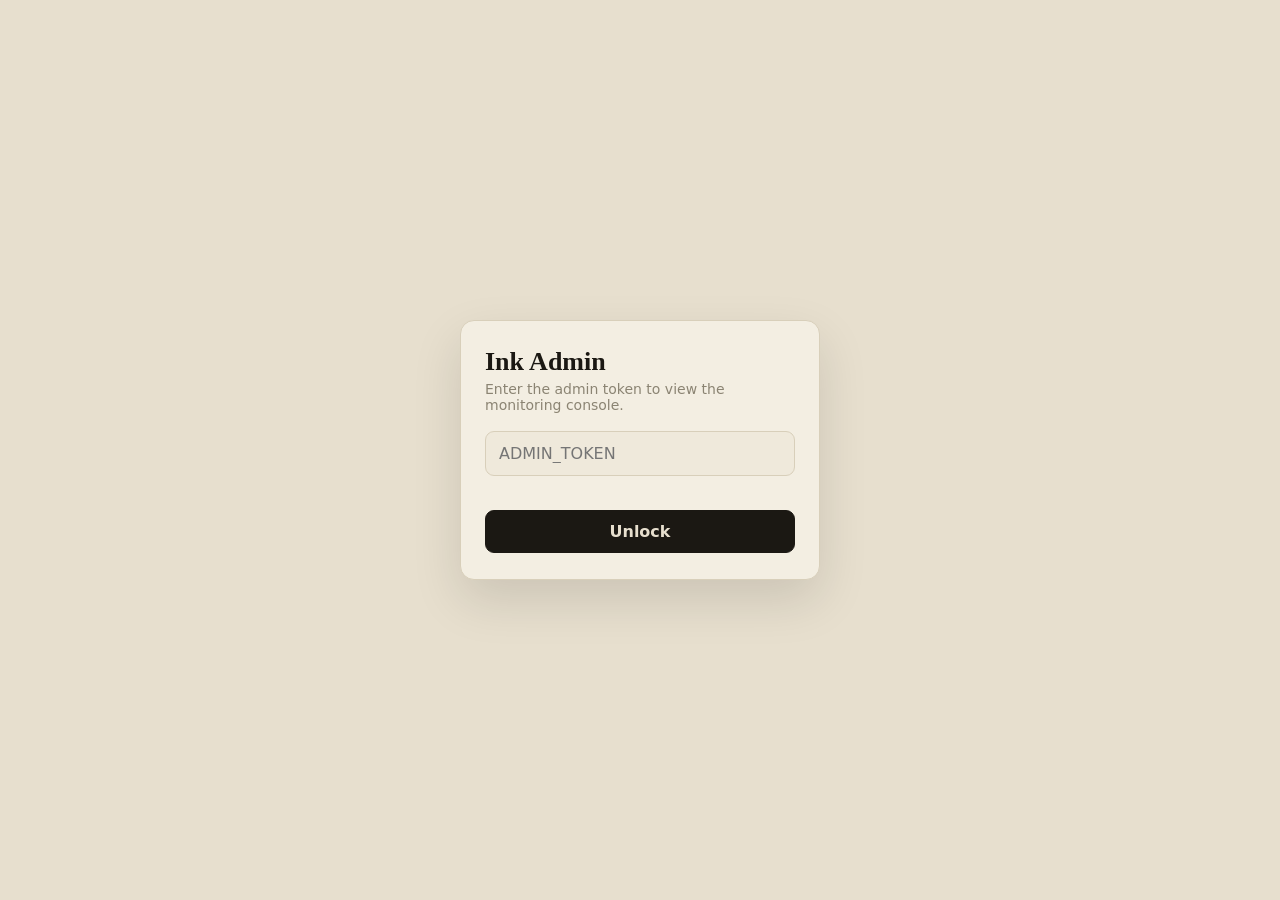
<file: static/admin.html>
<!DOCTYPE html>
<html lang="en">
<head>
  <meta charset="utf-8" />
  <meta name="viewport" content="width=device-width, initial-scale=1" />
  <meta name="robots" content="noindex, nofollow" />
  <!-- Inverse of the app icon: black ground, beige ink blob (inline so it works
       on both /admin and /app/admin.html with no extra request). -->
  <link rel="icon" type="image/svg+xml" href="data:image/svg+xml,%3Csvg xmlns='http://www.w3.org/2000/svg' viewBox='0 0 512 512'%3E%3Crect width='512' height='512' rx='112' fill='%231b1813'/%3E%3Cpath fill='%23e7dfce' d='M258 104 C 338 98 398 138 408 214 S 372 332 392 366 S 320 412 250 410 S 150 398 120 338 S 92 206 122 168 S 196 110 258 104 Z'/%3E%3C/svg%3E" />
  <title>Ink · Admin</title>
  <style>
    :root {
      --paper: #e7dfce; --paper-2: #efe9db; --card: #f3eee2; --ink: #1b1813;
      --soft: #4a4438; --muted: #8b8473; --line: #d8cfba;
      --ok: #3f6b4c; --warn: #b07d2b; --danger: #9b3b2f; --accent: #1b1813;
      --radius: 14px; --radius-sm: 9px;
      font-family: "Inter", system-ui, -apple-system, sans-serif;
    }
    * { box-sizing: border-box; }
    /* The `hidden` attribute must win over author display rules (e.g. .login{display:flex}),
       otherwise hiding the login overlay after unlock does nothing. */
    [hidden] { display: none !important; }
    /* On-brand scrollbars */
    * { scrollbar-width: thin; scrollbar-color: var(--line) transparent; }
    ::-webkit-scrollbar { width: 11px; height: 11px; }
    ::-webkit-scrollbar-track { background: transparent; }
    ::-webkit-scrollbar-thumb { background: var(--line); border-radius: 999px; border: 3px solid var(--paper); }
    ::-webkit-scrollbar-thumb:hover { background: var(--muted); }
    body { margin: 0; background: var(--paper); color: var(--ink); -webkit-font-smoothing: antialiased; }
    h1, h2, h3 { font-family: Georgia, "Times New Roman", serif; font-weight: 700; }
    a { color: var(--ink); }
    .wrap { max-width: 1120px; margin: 0 auto; padding: 18px 20px 80px; }

    /* Login */
    .login { min-height: 100dvh; display: flex; align-items: center; justify-content: center; padding: 24px; }
    .login .box { width: min(360px, 100%); background: var(--card); border: 1.5px solid var(--line);
      border-radius: var(--radius); padding: 26px 24px; box-shadow: 0 20px 50px rgba(0,0,0,.12); }
    .login h1 { margin: 0 0 4px; font-size: 26px; }
    .login p { color: var(--muted); margin: 0 0 18px; font-size: 14px; }
    input[type=password], input[type=text], input[type=search] {
      width: 100%; padding: 12px 13px; font: inherit; color: var(--ink);
      background: var(--paper-2); border: 1.5px solid var(--line); border-radius: var(--radius-sm); }
    .btn { display: inline-flex; align-items: center; justify-content: center; gap: 6px;
      padding: 11px 16px; border-radius: var(--radius-sm); border: 1.5px solid var(--ink);
      background: var(--ink); color: var(--paper); font: inherit; font-weight: 600; cursor: pointer; }
    .btn.ghost { background: transparent; color: var(--ink); }
    .btn.sm { padding: 7px 12px; font-size: 13px; }
    .err { color: var(--danger); font-size: 13px; margin: 10px 0 0; min-height: 16px; }

    /* Header + tabs */
    .top { display: flex; align-items: center; gap: 12px; margin-bottom: 18px; flex-wrap: wrap; }
    .top h1 { font-size: 22px; margin: 0; }
    .top .dot { width: 10px; height: 10px; border-radius: 50%; background: var(--ink); }
    .top .meta { color: var(--muted); font-size: 12.5px; margin-left: auto; }
    .tabs { display: flex; gap: 6px; flex-wrap: wrap; margin-bottom: 20px; }
    .tabs button { padding: 8px 15px; border-radius: 999px; border: 1.5px solid var(--line);
      background: var(--paper-2); color: var(--soft); font: inherit; font-weight: 600; font-size: 13.5px; cursor: pointer; }
    .tabs button.active { background: var(--ink); color: var(--paper); border-color: var(--ink); }

    /* Global filter bar — drives every tab (date window, frame status, frame, account) */
    .filterbar { display: flex; align-items: center; gap: 8px 10px; flex-wrap: wrap;
      background: var(--card); border: 1.5px solid var(--line); border-radius: var(--radius);
      padding: 10px 14px; margin-bottom: 20px; }
    .filterbar .fb-label { font-size: 11px; text-transform: uppercase; letter-spacing: .06em;
      color: var(--muted); font-weight: 700; margin-right: 2px; }
    .filterbar select, .filterbar input[type=date] { padding: 7px 30px 7px 12px; border-radius: 999px;
      border: 1.5px solid var(--line); background-color: var(--paper-2); color: var(--ink);
      font: inherit; font-size: 13px; font-weight: 600; cursor: pointer; -webkit-appearance: none; appearance: none;
      background-image: url("data:image/svg+xml,%3Csvg xmlns='http://www.w3.org/2000/svg' width='12' height='12' viewBox='0 0 24 24' fill='none' stroke='%234a4438' stroke-width='3'%3E%3Cpath d='M6 9l6 6 6-6'/%3E%3C/svg%3E");
      background-repeat: no-repeat; background-position: right 10px center; }
    .filterbar input[type=date] { padding: 7px 12px; background-image: none; cursor: text; }
    .filterbar select:focus, .filterbar input[type=date]:focus { outline: none; border-color: var(--ink); }
    .filterbar select:hover { border-color: var(--muted); }
    .filterbar .fb-dates { display: flex; align-items: center; gap: 6px; }
    .filterbar .fb-dates.hide { display: none; }
    .filterbar .fb-reset { margin-left: auto; }
    .filterbar select.dirty { border-color: var(--ink); background-color: var(--paper); }

    /* KPI cards */
    .kpis { display: grid; grid-template-columns: repeat(auto-fill, minmax(150px, 1fr)); gap: 12px; margin-bottom: 22px; }
    .kpi { background: var(--card); border: 1.5px solid var(--line); border-radius: var(--radius); padding: 14px 16px;
      box-shadow: 0 1px 2px rgba(27,24,19,.05); transition: transform .12s ease, box-shadow .12s ease; }
    .kpi:hover { transform: translateY(-2px); box-shadow: 0 6px 18px rgba(27,24,19,.10); }
    .kpi .label { font-size: 11px; color: var(--muted); text-transform: uppercase; letter-spacing: .07em; font-weight: 600; }
    .kpi .value { font-family: Georgia, serif; font-size: 28px; font-weight: 700; margin-top: 5px; line-height: 1; }
    .kpi .value small { font-size: 14px; color: var(--muted); font-weight: 400; }
    .kpi .sub { font-size: 12px; color: var(--soft); margin-top: 5px; }
    .kpi.good .value { color: var(--ok); }
    .kpi.bad .value { color: var(--danger); }
    .kpi.warn .value { color: var(--warn); }
    .section-title { font-family: Georgia, serif; font-size: 15px; font-weight: 700; color: var(--ink-soft);
      margin: 24px 0 12px; padding-bottom: 6px; border-bottom: 1px solid var(--line); }
    .section-title:first-child { margin-top: 0; }
    /* Compact cost card */
    .coststats { display: flex; gap: 28px; flex-wrap: wrap; margin: 4px 0 12px; }
    .cstat .cs-label { font-size: 11px; text-transform: uppercase; letter-spacing: .06em; color: var(--muted); font-weight: 600; }
    .cstat .cs-val { font-family: Georgia, serif; font-size: 24px; font-weight: 700; line-height: 1.1; }
    .cstat .cs-val small { font-size: 12px; color: var(--muted); font-weight: 400; }
    .cstat .cs-sub { font-size: 11px; color: var(--soft); }
    .costbreak { display: flex; gap: 8px 20px; flex-wrap: wrap; font-size: 13px; color: var(--soft);
      padding: 11px 0; border-top: 1px solid var(--line); }
    .costbreak b { color: var(--ink); font-weight: 700; }
    .costbreak i { color: var(--muted); font-style: normal; font-size: 11.5px; }
    .cost-lines { margin: 2px 0 4px; }
    .cost-lines summary { cursor: pointer; color: var(--muted); font-size: 12px; }
    .cost-lines dl { display: grid; grid-template-columns: 1fr auto; gap: 5px 18px; margin: 9px 0 0; font-size: 13px; }
    .cost-lines dt { color: var(--soft); } .cost-lines dd { margin: 0; }

    .card { background: var(--card); border: 1.5px solid var(--line); border-radius: var(--radius);
      padding: 16px 18px; margin-bottom: 18px; }
    .card h3 { margin: 0 0 12px; font-size: 15px; }
    .grid2 { display: grid; grid-template-columns: 1fr 1fr; gap: 18px; }
    @media (max-width: 720px) { .grid2 { grid-template-columns: 1fr; } }

    /* Tables */
    .tbl-wrap { overflow-x: auto; -webkit-overflow-scrolling: touch; }
    table { width: 100%; border-collapse: collapse; font-size: 13px; }
    th, td { text-align: left; padding: 8px 10px; border-bottom: 1px solid var(--line); white-space: nowrap; }
    th { color: var(--muted); font-weight: 600; text-transform: uppercase; font-size: 11px; letter-spacing: .05em; }
    td.wrap-cell { white-space: normal; max-width: 380px; color: var(--soft); }
    tr:hover td { background: rgba(27,24,19,.03); }
    .mono { font-family: ui-monospace, "SF Mono", Menlo, monospace; font-size: 12px; }

    /* Pills */
    .pill { display: inline-block; padding: 2px 8px; border-radius: 999px; font-size: 11.5px; font-weight: 600; }
    .pill.online { background: rgba(63,107,76,.16); color: var(--ok); }
    .pill.sleep { background: rgba(139,132,115,.18); color: var(--soft); }
    .pill.offline { background: rgba(155,59,47,.14); color: var(--danger); }
    .pill.ok { background: rgba(63,107,76,.16); color: var(--ok); }
    .pill.fail { background: rgba(155,59,47,.16); color: var(--danger); }
    .pill.auto { background: rgba(27,24,19,.08); color: var(--soft); }
    .pill.manual { background: rgba(176,125,43,.16); color: var(--warn); }
    /* Test/dev traffic marker — a distinct violet so it stands apart from ok/fail. */
    .pill.test { background: rgba(96,71,140,.16); color: #60478c; }

    /* Charts */
    .chart { width: 100%; height: 150px; display: block; }
    .chart .bar { fill: var(--ink); }
    .chart .bar.err { fill: var(--danger); }
    .chart .axis { stroke: var(--line); stroke-width: 1; }
    .chart-legend { font-size: 12px; color: var(--muted); margin-top: 6px; display: flex; gap: 16px; }
    .chart-legend i { display: inline-block; width: 10px; height: 10px; border-radius: 2px; margin-right: 5px; vertical-align: -1px; }

    /* Gallery */
    .gallery { display: grid; grid-template-columns: repeat(auto-fill, minmax(150px, 1fr)); gap: 14px; align-items: start; }
    .shot { background: var(--card); border: 1.5px solid var(--line); border-radius: var(--radius-sm); overflow: hidden; }
    /* Portrait frames store an 800x480 PNG with the composition rotated 90°, so
       rotate it back for display. Square tile keeps the grid uniform; contain +
       rotate shows the art upright (as it hangs) for both orientations. */
    .shot img { width: 100%; display: block; background: #fff; object-fit: contain; aspect-ratio: 1 / 1; }
    .shot.portrait img { transform: rotate(90deg); }
    .shot .cap { padding: 8px 10px; }
    .shot .cap .d { font-size: 11px; color: var(--muted); }
    .shot .cap .c { font-size: 12px; color: var(--soft); margin-top: 2px;
      display: -webkit-box; -webkit-line-clamp: 2; -webkit-box-orient: vertical; overflow: hidden; }
    .empty { color: var(--muted); font-size: 14px; padding: 20px 0; text-align: center; }
    .loading { color: var(--muted); padding: 30px 0; text-align: center; }

    /* Row action buttons (accounts) */
    .rowbtn { padding: 5px 11px; border-radius: 8px; border: 1.5px solid var(--line);
      background: var(--paper-2); color: var(--soft); font: inherit; font-size: 12.5px; font-weight: 600; cursor: pointer; }
    .rowbtn:hover { border-color: var(--ink); color: var(--ink); }
    .rowbtn.danger { border-color: rgba(155,59,47,.4); color: var(--danger); }
    .rowbtn.danger:hover { background: var(--danger); color: #fff; border-color: var(--danger); }
    .rowbtn + .rowbtn { margin-left: 6px; }
    .rowbtn:disabled { opacity: .5; cursor: default; }

    /* Per-section filter box */
    .card h3 .filter { margin-left: auto; }
    .filter { width: min(260px, 55%); padding: 7px 11px; font: inherit; font-size: 13px;
      background: var(--paper-2); border: 1.5px solid var(--line); border-radius: 999px; color: var(--ink); }
    .filter-count { font-size: 12px; font-weight: 400; color: var(--muted); }
    .hrow { display: flex; align-items: center; gap: 12px; flex-wrap: wrap; }
    /* Dropdown filter facets */
    select.facet { padding: 6px 30px 6px 12px; border-radius: 999px; border: 1.5px solid var(--line);
      background-color: var(--paper-2); color: var(--ink-soft); font: inherit; font-size: 12.5px; font-weight: 600;
      cursor: pointer; -webkit-appearance: none; appearance: none;
      background-image: url("data:image/svg+xml,%3Csvg xmlns='http://www.w3.org/2000/svg' width='12' height='12' viewBox='0 0 24 24' fill='none' stroke='%234a4438' stroke-width='3'%3E%3Cpath d='M6 9l6 6 6-6'/%3E%3C/svg%3E");
      background-repeat: no-repeat; background-position: right 10px center; }
    select.facet:focus { outline: none; border-color: var(--ink); }
    select.facet:hover { border-color: var(--muted); }
    .filter-count-h { color: var(--muted); font-weight: 400; font-size: 14px; }
    /* Interest chips in the frames table */
    .chips-cell { white-space: normal; max-width: 250px; }
    .ichip { display: inline-block; margin: 2px 3px 0 0; padding: 2px 8px; border-radius: 999px; font-size: 11px; font-weight: 600; }
    .ichip.preset { background: rgba(27,24,19,.08); color: var(--soft); }
    .ichip.custom { background: rgba(176,125,43,.18); color: var(--warn); }
    .ichip.default { background: rgba(63,107,76,.16); color: var(--ok); }
    .ichip.holi { background: transparent; color: var(--muted); border: 1px solid var(--line); }
    .ichip.more { background: var(--paper-2); color: var(--muted); border: 1px solid var(--line); }
    /* Whole frame row opens the detail popup */
    tr.frow { cursor: pointer; }
    tr.frow:hover td { background: rgba(27,24,19,.05); }
    .linkname { font-weight: 700; color: var(--ink); }
    tr.frow:hover .linkname { text-decoration: underline; }
    /* Frame detail popup — grouped into settings-style cards */
    .modal-body.single { display: block; padding: 16px 18px 18px; }
    .fcard { background: var(--paper); border: 1px solid var(--line); border-radius: var(--radius-sm);
      padding: 13px 15px; margin-bottom: 12px; }
    .fcard h4 { margin: 0 0 10px; font-family: "Inter", system-ui, sans-serif; font-size: 11px;
      font-weight: 700; text-transform: uppercase; letter-spacing: .07em; color: var(--ink-soft); }
    .fcard .detail { display: grid; grid-template-columns: 118px 1fr; gap: 9px 16px; margin: 0; align-items: baseline; }
    .fcard .detail dt { margin: 0; font-size: 12px; color: var(--muted); }
    .fcard .detail dd { margin: 0; font-size: 14px; color: var(--ink); word-break: break-word; }
    .modal-actions { display: flex; gap: 10px; flex-wrap: wrap; margin-top: 4px; padding-top: 16px; border-top: 1px solid var(--line); }
    .modal-actions .rowbtn { padding: 9px 16px; font-size: 13.5px; }
    .modal-nav { flex-basis: 100%; display: flex; gap: 10px; flex-wrap: wrap; margin-bottom: 4px; }
    .shot { cursor: pointer; }
    .shot:hover { border-color: var(--ink); }
    /* Generation-log attempt thumbnail */
    .thumb { width: 56px; height: 34px; object-fit: cover; border-radius: 5px; border: 1px solid var(--line);
      background: #fff; cursor: pointer; display: block; vertical-align: middle; }
    .thumb:hover { border-color: var(--ink); }
    .thumb.portrait { transform: rotate(90deg); width: 34px; height: 56px; margin: -11px 11px; }

    /* Image preview lightbox */
    .modal-overlay { position: fixed; inset: 0; z-index: 100; display: flex; align-items: center;
      justify-content: center; padding: 24px; background: rgba(20,18,14,.55); }
    .modal-card { width: min(760px, 100%); max-height: 88vh; overflow-y: auto; padding: 0;
      background: var(--card); border-radius: var(--radius); box-shadow: 0 24px 60px rgba(0,0,0,.4); }
    .modal-head { display: flex; align-items: center; justify-content: space-between;
      padding: 14px 18px; border-bottom: 1px solid var(--line); position: sticky; top: 0; background: var(--card); }
    .modal-head h3 { margin: 0; font-size: 16px; }
    .modal-close { flex: none; width: 30px; height: 30px; padding: 0; border: none; border-radius: 50%;
      background: var(--paper-2); color: var(--soft); font-size: 21px; line-height: 1; cursor: pointer; }
    .modal-close:hover { background: var(--line); color: var(--ink); }
    .modal-body { padding: 16px 18px; display: grid; grid-template-columns: minmax(200px, 320px) 1fr; gap: 20px; }
    @media (max-width: 620px) { .modal-body { grid-template-columns: 1fr; } }
    .modal-body img { width: 100%; aspect-ratio: 1 / 1; object-fit: contain; border-radius: var(--radius-sm); border: 1.5px solid var(--line); background: #fff; }
    .modal-body.portrait img { transform: rotate(90deg); }
    .detail dt { font-size: 11px; text-transform: uppercase; letter-spacing: .05em; color: var(--muted); margin-top: 12px; }
    .detail dt:first-child { margin-top: 0; }
    .detail dd { margin: 3px 0 0; font-size: 14px; color: var(--ink); }
    .detail pre { margin: 4px 0 0; padding: 10px 12px; background: var(--paper); border: 1px solid var(--line);
      border-radius: var(--radius-sm); font-family: ui-monospace, Menlo, monospace; font-size: 12px;
      white-space: pre-wrap; word-break: break-word; color: var(--soft); max-height: 260px; overflow-y: auto; }
  </style>
</head>
<body>
  <!-- Login gate -->
  <div id="login" class="login">
    <form class="box" id="login-form">
      <h1>Ink Admin</h1>
      <p>Enter the admin token to view the monitoring console.</p>
      <input id="token" type="password" placeholder="ADMIN_TOKEN" autocomplete="current-password" />
      <p id="login-err" class="err"></p>
      <button class="btn" type="submit" style="width:100%">Unlock</button>
    </form>
  </div>

  <!-- Console -->
  <div id="console" class="wrap" hidden>
    <div class="top">
      <span class="dot"></span>
      <h1>Ink Admin</h1>
      <span class="meta" id="refreshed"></span>
      <button class="btn ghost sm" id="refresh-btn" type="button">Refresh</button>
      <button class="btn ghost sm" id="logout-btn" type="button">Log out</button>
    </div>
    <nav class="tabs" id="tabs">
      <button data-tab="overview" class="active">Overview</button>
      <button data-tab="frames">Frames</button>
      <button data-tab="generations">Generations</button>
      <button data-tab="gallery">Gallery</button>
      <button data-tab="accounts">Accounts</button>
      <button data-tab="api">API calls</button>
    </nav>
    <div class="filterbar" id="filterbar"></div>
    <section id="tab-overview" class="tab"></section>
    <section id="tab-frames" class="tab" hidden></section>
    <section id="tab-generations" class="tab" hidden></section>
    <section id="tab-gallery" class="tab" hidden></section>
    <section id="tab-accounts" class="tab" hidden></section>
    <section id="tab-api" class="tab" hidden></section>
  </div>

  <!-- Frame detail -->
  <div id="frame-modal" class="modal-overlay" hidden>
    <div class="modal-card" role="dialog" aria-modal="true" aria-label="Frame detail">
      <div class="modal-head">
        <h3 id="frame-title">Frame</h3>
        <button type="button" id="frame-close" class="modal-close" aria-label="Close">&times;</button>
      </div>
      <div class="modal-body single"><div id="frame-detail"></div>
        <div class="modal-actions" id="frame-actions"></div></div>
    </div>
  </div>

  <!-- Gallery image preview -->
  <div id="art-modal" class="modal-overlay" hidden>
    <div class="modal-card" role="dialog" aria-modal="true" aria-label="Artwork preview">
      <div class="modal-head">
        <h3 id="art-title">Artwork</h3>
        <button type="button" id="art-close" class="modal-close" aria-label="Close">&times;</button>
      </div>
      <div class="modal-body">
        <img id="art-img" alt="artwork" />
        <dl class="detail" id="art-detail"></dl>
      </div>
    </div>
  </div>

  <script src="admin.js"></script>
</body>
</html>
</file>
<file: styles.css>
/* ───────────────────────────── Ink — premium control app ──────────────────
   Editorial black & beige. Fraunces display serif, Inter for UI text.
   ------------------------------------------------------------------------- */
:root {
  --paper:    #e7dfce;   /* warm beige ground */
  --paper-2:  #efe9db;   /* lifted card */
  --ink:      #1b1813;   /* near-black */
  --ink-soft: #4a4438;
  --muted:    #8b8473;
  --line:     #cfc6b1;
  --accent:   #1b1813;
  --ok:       #3f6b4c;
  --danger:   #9b3b2f;
  --radius:   16px;
  --radius-sm: 10px;
  --shadow:   0 1px 2px rgba(27,24,19,.06), 0 8px 30px rgba(27,24,19,.08);
  --shadow-lg: 0 2px 6px rgba(27,24,19,.08), 0 24px 60px rgba(27,24,19,.16);
  --ease:     cubic-bezier(.2,.7,.2,1);
  --maxw:     560px;
  --glow:     214, 178, 116;   /* warm amber for AI-magic glows: rgba(var(--glow), a) */
}

* { box-sizing: border-box; }
html, body { margin: 0; }
/* Suppress the browser's native pull-to-refresh everywhere — we provide our own. */
html, body { overscroll-behavior-y: none; }
/* A `hidden` element must always stay hidden — author rules like
   `.home-frame { display:flex }` would otherwise beat the UA [hidden] default
   and leak the inactive view under the active one. */
[hidden] { display: none !important; }
body {
  background:
    radial-gradient(120% 80% at 50% -10%, #efe9db 0%, var(--paper) 55%),
    var(--paper);
  color: var(--ink);
  font-family: "Inter", system-ui, sans-serif;
  -webkit-font-smoothing: antialiased;
  min-height: 100dvh;
  background-attachment: fixed;
}
body::before {
  content: ""; position: fixed; inset: 0; pointer-events: none; z-index: 0;
  opacity: .04;
  background-image: url("data:image/svg+xml,%3Csvg xmlns='http://www.w3.org/2000/svg' width='120' height='120'%3E%3Cfilter id='n'%3E%3CfeTurbulence type='fractalNoise' baseFrequency='.9' numOctaves='2'/%3E%3C/filter%3E%3Crect width='100%25' height='100%25' filter='url(%23n)'/%3E%3C/svg%3E");
}
/* Ambient "AI" aura — warm glows that slowly breathe + drift behind everything. */
body::after {
  content: ""; position: fixed; inset: -25%; z-index: 0; pointer-events: none;
  background:
    radial-gradient(38% 30% at 24% 20%, rgba(var(--glow), .18), transparent 70%),
    radial-gradient(42% 34% at 80% 82%, rgba(var(--glow), .12), transparent 72%);
  filter: blur(48px);
  animation: aura-drift 26s ease-in-out infinite alternate;
}
@keyframes aura-drift {
  from { transform: translate3d(0, 0, 0) scale(1); }
  to   { transform: translate3d(2%, -3%, 0) scale(1.1); }
}

#app { position: relative; z-index: 1; max-width: var(--maxw); margin: 0 auto;
       padding: max(18px, env(safe-area-inset-top)) 20px 60px; }
/* Home is locked to exactly one viewport — no page scroll. Other screens keep
   the scrollable padding above. */
#app.locked { height: 100dvh; overflow: hidden;
       padding: max(12px, env(safe-area-inset-top)) 20px max(10px, env(safe-area-inset-bottom)); }
/* Lock the page itself on home so it can't scroll/rubber-band even a few px. */
body.home-locked { overflow: hidden; height: 100dvh; overscroll-behavior-y: none; }

/* ── Screen transitions ───────────────────────────────────────────────── */
.screen { animation: rise .42s var(--ease) both; }
/* Must beat later equal-specificity rules like `.screen.center { display:flex }`,
   otherwise a hidden screen (e.g. welcome) keeps rendering under the active one. */
.screen[hidden] { display: none !important; }
@keyframes rise { from { opacity: 0; transform: translateY(10px); } to { opacity: 1; transform: none; } }
.screen.center { min-height: 86dvh; display: flex; flex-direction: column;
                 align-items: center; justify-content: center; text-align: center; }
@media (prefers-reduced-motion: reduce) {
  .screen, .float, .bl, body::after,
  .brand-word, .word, .btn-primary.busy, .spin-sm, .gen-step, .pull-spinner.engaged { animation: none !important; }
}

/* ── Typography ───────────────────────────────────────────────────────── */
h1, h2, h3, .word, .brand, .brand-text, .placard-body, .status-state {
  font-family: "Fraunces", Georgia, serif;
}
.eyebrow { font-family: "Inter"; text-transform: uppercase; letter-spacing: .28em;
           font-size: 11px; color: var(--muted); margin: 0 0 6px; font-weight: 600; }
.word { font-size: clamp(64px, 22vw, 104px); font-weight: 800; line-height: .82;
        letter-spacing: -.02em; margin: 4px 0 0; }
.tagline { color: var(--ink-soft); max-width: 30ch; margin: 14px auto 26px;
           font-family: "Fraunces"; font-style: italic; font-size: 17px; }
.rule { width: 64px; border: none; border-top: 2px solid var(--ink); margin: 18px auto 0; opacity: .85; }
.muted { color: var(--muted); }
.hint { color: var(--muted); font-size: 13px; margin: 6px 0; }
.center-text { text-align: center; }
.mono { font-family: ui-monospace, "SF Mono", Menlo, monospace; font-size: 12.5px; }

/* ── Ink mark + blob animation ────────────────────────────────────────── */
.inkmark svg { width: 100%; height: 100%; display: block; }
.bl { fill: var(--ink); transform-origin: 80px 80px; animation: drift 7s var(--ease) infinite; }
.b2 { animation-delay: -1.4s } .b3 { animation-delay: -2.8s }
.b4 { animation-delay: -4.2s } .b5 { animation-delay: -5.6s }
@keyframes drift {
  0%,100% { transform: translate(0,0) scale(1); }
  20%     { transform: translate(13px,-10px) scale(1.12); }
  40%     { transform: translate(-9px,8px) scale(.9); }
  60%     { transform: translate(10px,9px) scale(1.08); }
  80%     { transform: translate(-7px,-6px) scale(.96); }
}
.inkmark-lg { width: 200px; height: 200px; }
.inkmark-md { width: 148px; height: 148px; }
.inkmark-sm { width: 26px; height: 26px; }
.float { animation: bob 6s var(--ease) infinite; }
@keyframes bob { 0%,100% { transform: translateY(0) } 50% { transform: translateY(-12px) } }

/* ── Top bar ──────────────────────────────────────────────────────────── */
.topbar { display: flex; align-items: center; gap: 10px; margin: 4px 0 22px; min-height: 38px; }
.brand { display: flex; align-items: center; gap: 8px; font-size: 24px; font-weight: 800;
         letter-spacing: -.01em; }
.brand-text { font-size: 19px; font-weight: 600; flex: 1; text-align: center; }
.spacer { width: 38px; }
/* Global Save in a settings header — enabled only when something changed. */
.btn-save-top { flex: none; background: var(--ink); color: var(--paper); border: none;
  border-radius: 999px; font: inherit; font-weight: 600; font-size: 14px; padding: 7px 18px;
  cursor: pointer; transition: opacity .2s, transform .12s var(--ease); }
.btn-save-top:disabled { opacity: .32; cursor: default; }
.btn-save-top:not(:disabled):active { transform: scale(.95); }
.link { background: none; border: none; color: var(--ink); font: inherit; cursor: pointer;
        font-weight: 500; padding: 6px 2px; }
.link.back { color: var(--ink-soft); }
.link:active { opacity: .6; }
.icon-btn { margin-left: auto; background: none; border: none; cursor: pointer; padding: 8px;
            border-radius: 50%; color: var(--ink); transition: background .2s; }
.icon-btn:hover { background: rgba(27,24,19,.07); }
.icon-btn svg { fill: currentColor; }

/* ── Buttons ──────────────────────────────────────────────────────────── */
button { font-family: inherit; }
.btn-primary, .btn-ghost, .btn-danger {
  display: inline-flex; align-items: center; justify-content: center;
  width: 100%; padding: 15px 18px; border-radius: var(--radius-sm);
  font-size: 15px; font-weight: 600; cursor: pointer; border: 1.5px solid var(--ink);
  transition: transform .12s var(--ease), box-shadow .2s, background .2s, opacity .2s;
}
/* Keyboard affordance: one consistent focus ring, everywhere (invisible for
   mouse/touch — :focus-visible only). */
:where(button, a, input, select, textarea, summary):focus-visible {
  outline: 2px solid var(--ink); outline-offset: 3px; border-radius: 4px;
}

.btn-primary { background: var(--ink); color: var(--paper);
               box-shadow: var(--shadow), 0 8px 26px -10px rgba(var(--glow), .45); }
.btn-primary:hover { box-shadow: var(--shadow-lg); transform: translateY(-1px); }
.btn-primary:active { transform: scale(.978); box-shadow: var(--shadow); }
.btn-ghost { background: transparent; color: var(--ink); }
.btn-ghost:hover { background: rgba(27,24,19,.05); }
.btn-danger { background: transparent; color: var(--danger); border-color: var(--danger); }
.btn-danger:hover { background: rgba(155,59,47,.07); }

/* Firmware-update toast — pinned to the top, black with white text. */
.fw-toast {
  position: fixed; top: 0; left: 0; right: 0; z-index: 50;
  margin: 0 auto; max-width: var(--maxw);
  display: flex; align-items: center; gap: 12px;
  padding: max(12px, env(safe-area-inset-top)) 14px 12px;
  background: #14110d; color: #fff;
  box-shadow: var(--shadow-lg);
  /* Fade in only — a translateY slide-in could get stuck in its start state
     (translateY(-100%)) and leave the toast above the viewport with the X
     unreachable. Opacity can't push it off-screen, so the toast (and its close
     button) is always in place. */
  animation: fw-fade .25s var(--ease) both;
}
@keyframes fw-fade { from { opacity: 0; } to { opacity: 1; } }
/* If several pinned toasts show at once, stack them instead of overlapping. */
#fw-toast:not([hidden]) ~ #app-toast { top: 64px; }
#fw-toast:not([hidden]) ~ #wake-toast,
#app-toast:not([hidden]) ~ #wake-toast { top: 64px; }
#fw-toast:not([hidden]) ~ #app-toast:not([hidden]) ~ #wake-toast { top: 128px; }
.fw-toast-text { flex: 1; min-width: 0; display: flex; flex-direction: column; line-height: 1.25; }
.fw-toast-text strong { font-weight: 700; font-size: 15px; }
.fw-toast-sub { font-size: 12.5px; opacity: .82; font-variant-numeric: tabular-nums; }
.fw-toast-btn {
  flex: none; background: #fff; color: #14110d; border: none; border-radius: 999px;
  font: inherit; font-weight: 600; font-size: 14px; padding: 8px 18px; cursor: pointer;
  transition: transform .12s var(--ease), opacity .2s;
}
.fw-toast-btn:not(:disabled):active { transform: scale(.95); }
.fw-toast-btn:disabled { opacity: .45; cursor: default; }
.fw-toast-x { flex: none; background: none; border: none; color: #fff; font-size: 15px;
  cursor: pointer; padding: 6px; opacity: .75; line-height: 1; }
.fw-toast-x:hover { opacity: 1; }
#factory-btn { margin-top: 18px; }
.btn-primary:disabled { opacity: .55; cursor: default; transform: none; }
.btn-ghost:disabled { opacity: .4; cursor: default; background: transparent; }
/* Generating: a warm shimmer sweeps the button — "AI at work". */
.btn-primary.busy {
  background-image: linear-gradient(100deg, var(--ink) 35%, #4a3d2c 50%, var(--ink) 65%);
  background-size: 220% 100%;
  animation: ink-sheen 1.3s linear infinite;
  white-space: nowrap;
}
/* Each generation step gently fades in as the label changes. */
.gen-step { display: inline-block; animation: gen-fade .34s var(--ease) both; }
@keyframes gen-fade { from { opacity: 0; transform: translateY(2px); } to { opacity: 1; transform: none; } }
button.inline { width: auto; white-space: nowrap; padding: 0 16px; }

/* Transient "✓ Saved" confirmation shown on the save button itself. */
.btn-saved { animation: saved-glow .9s var(--ease); }
.btn-saved .saved-ico { display: inline-grid; place-items: center; width: 1.05em; height: 1.05em;
                        margin-right: 7px; vertical-align: -2px;
                        animation: saved-pop .34s var(--ease) both; }
.btn-saved .saved-ico svg { width: 100%; height: 100%; }
.btn-saved .saved-ico path { stroke-dasharray: 24; stroke-dashoffset: 24;
                             animation: saved-draw .42s var(--ease) .06s forwards; }
.btn-saved .saved-label { animation: saved-fade .34s var(--ease) both; }
@keyframes saved-pop  { 0% { transform: scale(.3); opacity: 0; } 62% { transform: scale(1.18); } 100% { transform: scale(1); opacity: 1; } }
@keyframes saved-draw { to { stroke-dashoffset: 0; } }
@keyframes saved-fade { from { opacity: .25; } to { opacity: 1; } }
@keyframes saved-glow { 0% { box-shadow: 0 0 0 0 rgba(var(--glow), .5); } 100% { box-shadow: 0 0 0 8px rgba(var(--glow), 0); } }
@media (prefers-reduced-motion: reduce) {
  .btn-saved, .btn-saved .saved-ico, .btn-saved .saved-ico path, .btn-saved .saved-label { animation: none !important; stroke-dashoffset: 0 !important; }
}
.wide { margin-top: 8px; }
.danger-link { color: var(--danger); display: block; width: 100%; text-align: center;
               margin-top: 18px; font-weight: 600; }

/* ── Inputs ───────────────────────────────────────────────────────────── */
label { display: block; font-size: 13px; font-weight: 600; color: var(--ink-soft);
        margin: 12px 0 0; }
input, select {
  width: 100%; margin-top: 6px; padding: 12px 13px; font: inherit; font-size: 15px;
  color: var(--ink); background: var(--paper-2); border: 1.5px solid var(--line);
  border-radius: var(--radius-sm); transition: border-color .2s, box-shadow .2s;
}
input:focus, select:focus { outline: none; border-color: var(--ink);
                            box-shadow: 0 0 0 3px rgba(27,24,19,.08); }
.row { display: flex; gap: 12px; }
.row > label { flex: 1; }
.row > input { flex: 1; }

/* ── Disclosures (welcome) ───────────────────────────────────────────── */
.disclosure { width: 100%; max-width: 340px; margin: 16px auto 0; text-align: left; }
.disclosure summary { cursor: pointer; color: var(--muted); font-size: 13px;
                      text-align: center; list-style: none; }
.disclosure summary::-webkit-details-marker { display: none; }
#start-btn { max-width: 340px; }

/* ── Home: empty state + frame grid ──────────────────────────────────── */
.home-eyebrow { margin-bottom: 14px; }
.empty-state { flex: 1; display: flex; flex-direction: column; align-items: center;
               justify-content: center; text-align: center; padding: 10px; }
/* Brand lockup: the "Ink" wordmark on top, the animated ink blob below it. */
.empty-brand { display: flex; flex-direction: column; align-items: center; gap: 8px; margin-bottom: 26px; }
.empty-brand .inkmark { width: 96px; height: 96px; margin: 0; }
.empty-wordmark { font-family: "Fraunces"; font-weight: 800; line-height: 1; letter-spacing: -.02em;
                  color: var(--ink); font-size: clamp(56px, 18vw, 84px); }
/* The empty state carries the branding, so drop the header wordmark + blob
   (the gear stays for account access). */
#screen-home.is-empty .home-top .brand-word,
#screen-home.is-empty .home-top .inkmark-anim { display: none; }
.empty-state h2 { font-size: 28px; margin: 0 0 6px; }
.empty-state p { margin: 0 auto 22px; max-width: 26ch; }
.empty-state .btn-primary { max-width: 280px; margin: 0 auto; }

.frame-grid { display: grid; gap: 16px; }
.frame-card {
  display: block; width: 100%; text-align: left; cursor: pointer; padding: 0;
  background: var(--paper-2); border: 1.5px solid var(--line); border-radius: var(--radius);
  overflow: hidden; box-shadow: var(--shadow); transition: transform .18s var(--ease), box-shadow .25s;
  animation: rise .5s var(--ease) both;
}
.frame-card:hover { transform: translateY(-3px); box-shadow: var(--shadow-lg); }
.frame-card:active { transform: scale(.99); }
.fc-thumb { position: relative; aspect-ratio: 5 / 3; background: #fff;
            border-bottom: 1.5px solid var(--line); }
.fc-thumb img { width: 100%; height: 100%; object-fit: contain; display: block; }
.fc-thumb .skeleton { position: absolute; inset: 0; }
.fc-empty { display: flex; align-items: center; justify-content: center; height: 100%;
            color: var(--muted); font-size: 13px; }
.fc-body { padding: 14px 16px 16px; }
.fc-name { display: flex; align-items: center; gap: 8px; font-family: "Fraunces";
           font-size: 19px; font-weight: 600; }
.fc-desc { color: var(--ink-soft); font-size: 13.5px; margin: 6px 0 0; line-height: 1.45;
           display: -webkit-box; -webkit-line-clamp: 2; -webkit-box-orient: vertical; overflow: hidden; }
.add-frame { margin-top: 20px; background: none; border: 1.5px dashed var(--line);
             color: var(--ink-soft); border-radius: var(--radius); padding: 16px;
             width: 100%; cursor: pointer; font-weight: 600; transition: border-color .2s, color .2s; }
.add-frame:hover { border-color: var(--ink-soft); color: var(--ink); }

/* ── Status dot ──────────────────────────────────────────────────────── */
.dot { width: 9px; height: 9px; border-radius: 50%; background: var(--muted); flex: none; }
.s-on   { background: #3f6b4c; box-shadow: 0 0 0 4px rgba(63,107,76,.18); }
.s-sleep{ background: #b08a3e; box-shadow: 0 0 0 4px rgba(176,138,62,.16); }
.s-setup{ background: #6a86b8; box-shadow: 0 0 0 4px rgba(106,134,184,.16); }
.s-off  { background: #b1aa98; }

/* ── Picture frame ───────────────────────────────────────────────────── */
.artframe { margin: 6px 0 18px; perspective: 1200px; }
.mat {
  position: relative; background: #fff; padding: 18px; border-radius: 6px;
  border: 1px solid var(--line);
  box-shadow: var(--shadow-lg), inset 0 0 0 1px rgba(0,0,0,.04);
}
.mat::after { /* inner bevel */
  content: ""; position: absolute; inset: 18px; border: 1px solid rgba(0,0,0,.08);
  pointer-events: none;
}
.mat img { display: block; width: 100%; border-radius: 2px; opacity: 0;
           transition: opacity .5s var(--ease); }
.mat img.loaded { opacity: 1; }
.artframe.busy .mat img { filter: grayscale(1) opacity(.4); }

.skeleton { position: absolute; inset: 18px; border-radius: 2px;
            background: linear-gradient(100deg, #ece7db 30%, #f6f2e8 50%, #ece7db 70%);
            background-size: 200% 100%; animation: shimmer 1.4s infinite linear; }
.skeleton[hidden] { display: none; }
@keyframes shimmer { from { background-position: 200% 0 } to { background-position: -200% 0 } }

/* ── Museum placard ──────────────────────────────────────────────────── */
.placard { text-align: center; padding: 0 6px; }
.placard-eyebrow { font-size: 11px; letter-spacing: .18em; text-transform: uppercase;
                   color: var(--muted); margin: 0 0 8px; font-weight: 600; }
.placard-body { font-size: 17px; line-height: 1.55; margin: 0 0 8px; color: var(--ink); }
.placard-body.he { font-size: 16px; color: var(--ink-soft); }
.placard-sign { font-family: "Fraunces"; font-style: italic; color: var(--ink-soft); margin: 14px 0 0; font-size: 16px; }
.placard-credit { font-size: 11px; letter-spacing: .12em; text-transform: uppercase;
                  color: var(--muted); margin: 16px 0 0; }

/* ── Actions + nav list ──────────────────────────────────────────────── */
.actions { margin: 22px 0 8px; }
.actions-row { display: flex; gap: 12px; margin-top: 26px; }
/* Frame controls: circular icon buttons (Refresh, Sleep) flanking Regenerate. */
/* Generate is the hero (full width); Refresh + Sleep live as small round icon
   buttons flanking the status line right under the image. */
.frame-controls { display: flex; flex-direction: column; gap: 10px; margin-top: 26px; }
.frame-controls .btn-primary { margin: 0; }
.mini-action { flex: none; width: 34px; height: 34px; border-radius: 50%; cursor: pointer;
               display: inline-flex; align-items: center; justify-content: center;
               background: var(--paper-2); border: 1.5px solid var(--line); color: var(--ink-soft);
               transition: background .2s, box-shadow .2s, transform .12s var(--ease), opacity .2s; }
.mini-action svg { width: 16px; height: 16px; display: block; }
.mini-action:hover { background: var(--paper); box-shadow: var(--shadow); }
.mini-action:active { transform: scale(.92); }
.mini-action:disabled { opacity: .4; cursor: default; box-shadow: none; }
.mini-action.busy svg { animation: spin 1s linear infinite; }
.status-cluster { display: inline-flex; align-items: center; gap: 8px; }
.icon-action { flex: none; width: 52px; height: 52px; border-radius: 50%; cursor: pointer;
               border: 1.5px solid var(--line); background: var(--paper-2); color: var(--ink);
               display: inline-flex; align-items: center; justify-content: center;
               transition: transform .12s var(--ease), box-shadow .2s, background .2s, opacity .2s; }
.icon-action svg { width: 23px; height: 23px; display: block; }
.icon-action:hover { box-shadow: var(--shadow); background: var(--paper); }
.icon-action:active { transform: scale(.93); }
.icon-action:disabled { opacity: .38; cursor: default; box-shadow: none; }
.icon-action.busy svg { animation: spin 1s linear infinite; }
@keyframes spin { to { transform: rotate(360deg); } }
/* In-button spinner for the Generate loading state — clearly animated. */
.spin-sm { display: inline-block; width: 15px; height: 15px; margin-right: 8px; vertical-align: -2px;
           border: 2px solid rgba(231,223,206,.35); border-top-color: var(--paper);
           border-radius: 50%; animation: spin .8s linear infinite; }
.actions-row .btn-ghost { flex: 0 0 38%; }
.actions-row .btn-primary { flex: 1; }
.nav-list { margin-top: 18px; display: grid; gap: 10px; }
.nav-row { display: flex; align-items: center; gap: 14px; width: 100%; cursor: pointer;
           background: var(--paper-2); border: 1.5px solid var(--line); border-radius: var(--radius);
           padding: 16px; text-align: left; transition: transform .14s var(--ease), box-shadow .2s; }
.nav-row:hover { box-shadow: var(--shadow); transform: translateY(-1px); }
.nav-row:active { transform: scale(.99); }
.nav-ico { font-size: 20px; width: 26px; text-align: center; }
.nav-ico svg { width: 20px; height: 20px; display: block; margin: 0 auto; color: var(--ink-soft); }
.nav-col { flex: 1; display: flex; flex-direction: column; }
.nav-t { font-family: "Fraunces"; font-size: 16px; font-weight: 600; }
.nav-s { color: var(--muted); font-size: 12.5px; margin-top: 2px; }
.nav-chev { color: var(--muted); font-size: 22px; }

/* ── Cards & sections ────────────────────────────────────────────────── */
.card { background: var(--paper-2); border: 1.5px solid var(--line); border-radius: var(--radius);
        padding: 18px; margin: 0 0 16px; box-shadow: var(--shadow); }
.card h3 { margin: 0 0 4px; font-size: 17px; }
.steps { color: var(--ink-soft); font-size: 14px; line-height: 1.6; padding-left: 20px; }
.steps li { margin: 8px 0; }
.steps b { color: var(--ink); }

/* ── Connect / pairing ───────────────────────────────────────────────── */
.pair-form { margin-top: 8px; }
.code-input { text-align: center; font-family: "Fraunces"; font-size: 34px; font-weight: 600;
              letter-spacing: .42em; padding: 16px 0 16px .42em; }
.locate { color: var(--ink-soft); font-size: 13px; padding: 6px 0; }

/* ── Chips ───────────────────────────────────────────────────────────── */
.chips { border: none; padding: 0; margin: 10px 0 0; display: flex; flex-wrap: wrap; gap: 9px; }
.chip { position: relative; margin: 0; }
.chip input { position: absolute; opacity: 0; pointer-events: none; }
.chip span { display: inline-block; padding: 9px 15px; border-radius: 999px; font-size: 13.5px;
             font-weight: 600; color: var(--ink-soft); background: var(--paper);
             border: 1.5px solid var(--line); cursor: pointer; transition: all .18s var(--ease); }
.chip input:checked + span { background: var(--ink); color: var(--paper); border-color: var(--ink);
                             transform: translateY(-1px); box-shadow: var(--shadow); }

/* ── Toggle switches ─────────────────────────────────────────────────── */
.toggle { display: flex; align-items: center; justify-content: space-between; gap: 12px;
          margin: 14px 0 0; font-size: 14px; font-weight: 600; color: var(--ink); cursor: pointer; }
.toggle.standalone { margin: 0; }
.toggle input { position: absolute; opacity: 0; width: 0; height: 0; }
.toggle i { position: relative; width: 46px; height: 28px; border-radius: 999px;
            background: var(--line); transition: background .22s var(--ease); flex: none; }
.toggle i::after { content: ""; position: absolute; top: 3px; left: 3px; width: 22px; height: 22px;
                   border-radius: 50%; background: #fff; box-shadow: 0 1px 3px rgba(0,0,0,.25);
                   transition: transform .22s var(--ease); }
.toggle input:checked + i { background: var(--ink); }
.toggle input:checked + i::after { transform: translateX(18px); }
/* A master toggle sitting in a card's title row; collapses the card when off. */
.card-head { display: flex; align-items: center; justify-content: space-between; gap: 12px; }
.card-head h3 { margin: 0; }
.title-toggle { margin: 0; width: auto; flex: none; }
#loc-weather-body, #interests-body { margin-top: 4px; }

/* ── Sticky save ─────────────────────────────────────────────────────── */
.sticky-save { position: sticky; bottom: 0; padding: 14px 0 calc(14px + env(safe-area-inset-bottom));
               background: linear-gradient(to top, var(--paper) 60%, transparent); }

/* ── Frame settings: status + spec ───────────────────────────────────── */
.status-card { text-align: left; }
.status-head { display: flex; align-items: center; gap: 10px; }
.status-state { font-size: 22px; font-weight: 600; }
.status-sub { color: var(--muted); font-size: 13px; margin: 6px 0 0; }
.spec { background: var(--paper-2); border: 1.5px solid var(--line); border-radius: var(--radius);
        margin: 0 0 16px; padding: 4px 18px; box-shadow: var(--shadow); }
.spec > div { display: flex; justify-content: space-between; align-items: center;
              padding: 13px 0; border-bottom: 1px solid var(--line); gap: 16px; }
.spec > div:last-child { border-bottom: none; }
.spec dt { color: var(--muted); font-size: 13px; font-weight: 600; }
.spec dd { margin: 0; font-weight: 600; text-align: right; }
.buttons-help { list-style: none; padding: 0; margin: 8px 0 0; }
.buttons-help li { display: grid; grid-template-columns: 56px 1fr; gap: 10px; align-items: start;
                   padding: 10px 0; border-top: 1px solid var(--line); font-size: 13.5px; }
.buttons-help li:first-child { border-top: none; }
.buttons-help b { font-family: ui-monospace, monospace; font-size: 12px; background: var(--ink);
                  color: var(--paper); padding: 4px 8px; border-radius: 6px; text-align: center;
                  align-self: start; }
.buttons-help span { color: var(--ink-soft); line-height: 1.5; }

label .optional { color: var(--muted); font-weight: 400; text-transform: none; letter-spacing: 0; }

/* ── Segmented control (key chooser) ─────────────────────────────────── */
.segmented { display: flex; gap: 4px; background: var(--paper); border: 1.5px solid var(--line);
             border-radius: 12px; padding: 4px; margin: 12px 0; }
.seg { flex: 1; padding: 11px; border: none; background: transparent; border-radius: 9px;
       font: inherit; font-weight: 600; font-size: 14px; color: var(--ink-soft); cursor: pointer;
       transition: background .2s var(--ease), color .2s, box-shadow .2s; }
.seg.active { background: var(--ink); color: var(--paper); box-shadow: var(--shadow); }
.seg:disabled { opacity: .4; cursor: default; }
#own-key-fields { margin-top: 4px; }

/* ── Advanced disclosure card ────────────────────────────────────────── */
.disclosure-card { background: var(--paper-2); border: 1.5px solid var(--line); border-radius: var(--radius);
                   padding: 0 18px; margin: 16px 0; box-shadow: var(--shadow); }
.disclosure-card > summary { cursor: pointer; list-style: none; padding: 16px 0; font-weight: 600;
                             font-family: "Fraunces"; font-size: 16px; color: var(--ink);
                             display: flex; justify-content: space-between; align-items: center; }
.disclosure-card > summary::-webkit-details-marker { display: none; }
.disclosure-card > summary::after { content: "›"; color: var(--muted); font-size: 20px;
                                    transition: transform .2s var(--ease); }
.disclosure-card[open] > summary::after { transform: rotate(90deg); }
.adv-body { padding-bottom: 18px; }
.adv-rule { border: none; border-top: 1px solid var(--line); margin: 18px 0; }

/* ── Install banner ──────────────────────────────────────────────────── */
.install-banner {
  position: fixed; left: 50%; bottom: calc(18px + env(safe-area-inset-bottom));
  transform: translateX(-50%) translateY(28px); z-index: 60; width: min(520px, 92vw);
  display: flex; gap: 14px; align-items: flex-start;
  background: var(--paper-2); border: 1.5px solid var(--line); border-radius: var(--radius);
  padding: 16px; box-shadow: var(--shadow-lg);
  opacity: 0; transition: opacity .35s, transform .35s var(--ease);
}
.install-banner.show { opacity: 1; transform: translateX(-50%) translateY(0); }
.install-banner[hidden] { display: none; }
.ib-mark { width: 34px; height: 34px; flex: none; }
.ib-body { flex: 1; }
.ib-title { font-family: "Fraunces"; font-size: 17px; font-weight: 600; margin: 0; }
.ib-sub { color: var(--ink-soft); font-size: 13px; margin: 3px 0 8px; line-height: 1.4; }
.ib-check { display: flex; align-items: center; gap: 7px; font-size: 12.5px; font-weight: 500;
            color: var(--muted); margin: 0; cursor: pointer; }
.ib-check input { width: auto; margin: 0; }
.ib-actions { display: flex; flex-direction: column; gap: 6px; align-items: stretch; flex: none; }
.ib-btn { width: auto; padding: 10px 18px; }
.ib-later { font-size: 12.5px; color: var(--muted); }

/* ── QR scanner ──────────────────────────────────────────────────────── */
.scanner { margin: 14px 0; text-align: center; }
.scanner[hidden] { display: none; }
#scan-video { width: 100%; max-width: 320px; aspect-ratio: 1; object-fit: cover;
              border-radius: var(--radius); background: #000; border: 1.5px solid var(--line); }
.scan-hint { color: var(--muted); font-size: 13px; margin: 10px 0; }
.scanner .btn-ghost { max-width: 200px; margin: 0 auto; }

/* Welcome-screen settings gear (no account yet → server address lives here). */
#screen-welcome { position: relative; }
.welcome-gear { position: absolute; top: max(14px, env(safe-area-inset-top)); right: 14px; z-index: 2; margin-left: 0; }

/* "Name your frame" modal — Save under the input, full width. */
.name-modal-save { margin-top: 16px; }

/* ═══════════════════════ v2 — home as a hung work of art ═══════════════ */
.home { display: flex; flex-direction: column; height: 100%; min-height: 0; overflow: hidden; }
.home-top { display: flex; align-items: center; gap: 12px; margin: 2px 0 8px; position: relative; }
.brand-word { font-family: "Fraunces"; font-weight: 800; font-size: 32px; letter-spacing: -.01em; line-height: 1; }
.brand-word, .word { color: var(--ink); }
.brand-word.small { font-size: 22px; }
.inkmark-anim { width: 48px; height: 48px; position: relative; }
.home-top .inkmark-anim { margin-left: 4px; }
/* Home: a larger ink blob sitting close to the "Ink" wordmark. */
.home .inkmark-anim { width: 60px; height: 60px; margin-left: -8px; }
/* Frame-screen alert (e.g. "couldn't update this morning"). */
.frame-alert { margin: 2px 0 6px; padding: 9px 13px; border-radius: var(--radius-sm);
               background: rgba(155,59,47,.10); border: 1px solid rgba(155,59,47,.28);
               color: var(--danger); font-size: 13px; line-height: 1.4; text-align: center; }
.frame-alert.info { background: rgba(27,24,19,.05); border-color: var(--line); color: var(--ink-soft); }
.frame-alert[hidden] { display: none; }
.home-actions { margin-left: auto; display: flex; align-items: center; gap: 0; }
.home-actions .gear-btn { margin-left: 0; }
.gear-btn { margin-left: auto; background: none; border: none; cursor: pointer; padding: 8px;
            border-radius: 50%; color: var(--ink-soft); transition: background .2s, color .2s; }
.gear-btn:hover { background: rgba(27,24,19,.07); color: var(--ink); }

/* Pull-to-refresh: the home is one locked viewport, so we drive the gesture
   ourselves. touch-action isn't inherited, so it must cover the children the
   user actually grabs — otherwise the browser claims the vertical swipe. The UI
   stays put; only the spinner descends + a warm glow blooms from the top edge. */
.home { position: relative; }
.home, .home * { touch-action: none; }
/* Frame screen, collapsed (the pull-to-refresh state): own every touch gesture
   like home, so the vertical pull engages reliably on Android Chrome instead of
   fighting the browser's default gesture handling. The gallery keeps native
   horizontal swipe; when expanded for "Read more", normal scrolling resumes. */
/* Frame scrolls natively (pan-y on .frame-screen); the gallery keeps horizontal
   swipe; the pull-to-refresh only engages at scrollTop 0 (see attachPullToRefresh). */
.frame-screen .gallery, .frame-screen .gallery * { touch-action: pan-x; }
/* Shared pull-to-refresh spinner. Absolute within #app (which is position:
   relative) — more reliable on mobile than `fixed`, which jitters under the
   dynamic address bar / status bar (e.g. Pixel Chrome). */
.pull-spinner { position: absolute; top: max(10px, env(safe-area-inset-top)); left: 50%; margin-left: -18px;
  z-index: 60; width: 36px; height: 36px; border-radius: 50%; color: var(--ink-soft);
  background: var(--paper-2); border: 1.5px solid var(--line); box-shadow: var(--shadow);
  display: grid; place-items: center; opacity: 0; transform: translateY(-16px) scale(.7);
  pointer-events: none; }
.pull-spinner.spin svg { animation: spin .9s linear infinite; }
/* Release flourish: when let go past the threshold, the pill pops once, then
   springs back. */
.pull-spinner.engaged { animation: pull-engage .5s var(--ease) both; }
@keyframes pull-engage {
  0%   { transform: translateY(38px) scale(.82); opacity: 1; }
  42%  { transform: translateY(48px) scale(1.18); opacity: 1; }
  100% { transform: translateY(38px) scale(1); opacity: 1; }
}
.frame-screen .home-top .back { font-size: 26px; line-height: 1; padding: 0 6px 0 0; color: var(--ink-soft); }

/* Sit the artwork toward the top (just below the header) rather than vertically
   centered — otherwise a short landscape frame leaves a big gap up top. */
.home-frame { flex: 1; min-height: 0; display: flex; flex-direction: column;
              justify-content: flex-start; align-items: stretch; gap: 8px; }
/* Horizontal carousel of frames — one card per device, native scroll-snap (same
   pattern as the Frame-screen gallery). Vertical pull-to-refresh coexists (it
   yields to horizontal swipes). */
.home-carousel { flex: 1; min-height: 0; display: flex; overflow-x: auto; overflow-y: hidden;
                 scroll-snap-type: x mandatory; -webkit-overflow-scrolling: touch;
                 scrollbar-width: none; scroll-behavior: smooth; }
.home-carousel::-webkit-scrollbar { display: none; }
.home-carousel.reordering { scroll-snap-type: none; scroll-behavior: auto; touch-action: none; }
.home-card { flex: 0 0 100%; min-width: 0; scroll-snap-align: center;
             display: flex; flex-direction: column; justify-content: flex-start;
             /* Breathing room inside the carousel's overflow clip so the frame's
                wall shadow + grounded ellipse aren't sheared off at the edges. */
             padding: 6px 16px 20px;
             transition: transform .18s var(--ease), opacity .18s var(--ease);
             animation: card-settle .5s var(--ease) both; }
@keyframes card-settle { from { opacity: 0; transform: translateY(6px); } to { opacity: 1; transform: none; } }
/* Gentle gallery-wall hover on pointer devices: the framed print lifts a touch. */
@media (hover: hover) {
  .home-card .gallery-frame { transition: transform .25s var(--ease); }
  .home-card .gallery-frame:hover { transform: translateY(-2px); }
}
.home-card.dragging { transform: scale(1.04); opacity: .92; z-index: 2;
                      filter: drop-shadow(0 14px 28px rgba(27,24,19,.28)); }
.home-card.shift-left { transform: translateX(-8%); }
.home-card.shift-right { transform: translateX(8%); }
/* Swipe affordance shown only with 2+ frames. */
.swipe-hint { font-family: "Inter"; font-size: 11.5px; font-weight: 600; color: var(--muted);
              letter-spacing: .06em; text-transform: uppercase; text-align: center;
              margin: 0 0 2px; opacity: .8; transition: opacity .6s var(--ease); }
.swipe-hint.seen { opacity: 0; }          /* fades away once the user has swiped */
.swipe-hint[hidden] { display: none; }

/* Fine-art print frame — slim walnut molding, wide white mat, soft wall shadow
   (inspired by gallery print mockups). */
.gallery-frame { display: flex; justify-content: center; margin: clamp(8px, 3vh, 24px) auto 4px;
                 cursor: pointer; padding: 0; background: none; border: none; max-width: 100%;
                 position: relative; }
/* (No grounded ellipse: the gallery-print look is a single soft ambient halo —
   see the .gframe-wood wall shadow — with no distinct floor shadow.) */
/* Walnut molding — real wood-grain photo, beveled with inner light/shade. */
.gframe-wood {
  display: inline-block; position: relative;
  background: #5a3d28 url("walnut.jpg") center / cover;
  padding: clamp(13px, 4vw, 20px); border-radius: 4px;
  box-shadow:
    inset 0 2px 3px rgba(255,255,255,.20),   /* top molding highlight */
    inset 0 -4px 8px rgba(0,0,0,.45),         /* bottom molding shade (rounded look) */
    inset 0 0 0 1px rgba(0,0,0,.35),          /* crisp outer edge */
    /* Gallery-print wall shadow: one soft ambient halo, wide and faint, biased
       gently downward — no hard contact line, no floor ellipse. Reads like a
       professionally photographed framed print on a bright wall. */
    0 1px 2px rgba(27,24,19,.12),
    0 6px 14px rgba(27,24,19,.10),
    0 16px 32px rgba(27,24,19,.11),
    0 30px 60px rgba(27,24,19,.12);
}
/* Wide white mat inside the molding. */
.gframe-mat {
  display: block; position: relative; background: #fcfbf8;
  padding: clamp(12px, 4.5vw, 26px); border-radius: 1px;
  /* Inner shadow: the molding's lip shades the recessed mat — a clear soft band
     along the top (light from above), a faint wrap on the sides, and a hairline
     seam all around. This inner depth is what makes the frame read as real. */
  box-shadow: inset 0 0 0 1px rgba(0,0,0,.06),
              inset 0 3px 6px rgba(0,0,0,.16),
              inset 0 10px 18px -8px rgba(0,0,0,.12),
              inset 2px 0 6px -3px rgba(0,0,0,.08),
              inset -2px 0 6px -3px rgba(0,0,0,.08);
}
/* The mat "window": a crisp line + subtle bevel where the print meets the mat. */
.gframe-mat::after { content: ""; position: absolute; inset: clamp(12px,4.5vw,26px);
                     box-shadow: inset 0 0 0 1px rgba(0,0,0,.15),
                                 inset 0 2px 5px rgba(0,0,0,.12); pointer-events: none; }
.gframe-mat img.loaded { opacity: 1; }
.gframe-mat .skeleton { position: absolute; inset: clamp(12px,4.5vw,26px); }
.gallery-frame:active { transform: scale(.99); }

/* Landscape: image capped by width + height so the whole home fits one screen. */
.home-card:not(.is-portrait) .gframe-mat img {
  display: block; opacity: 0; transition: opacity .5s var(--ease); border-radius: 1px;
  /* Cap by viewport width MINUS the mat+molding chrome (~68px), the #app padding
     (40px) and the card's shadow padding (32px), with headroom, so the whole
     wooden frame AND its shadow fit unclipped. Height capped so frame + placard
     + button fit the locked home viewport. */
  /* Width: the app column caps at 560px, and app padding (40) + card padding (32)
     + wood molding (40) + mat (52) eat 164px of it — so the IMAGE may use at most
     396px or the frame's sides get sheared by the carousel clip (the desktop bug).
     The vw term keeps the same accounting on narrow phones. */
  width: auto; height: auto; max-width: min(396px, calc(100vw - 164px));
  /* Height: 40dvh on tall (phone) viewports, but on short desktop windows cap by
     what's actually left after the header, dots, placard + button (~430px), so
     the locked one-viewport home never clips the frame. Floor at 180px. */
  max-height: clamp(180px, calc(100dvh - 430px), 40dvh);
}
/* Portrait: served PNG is the panel buffer (landscape px); show it upright by
   swapping dims via container-query units + rotating 90° clockwise. */
/* Height: 52dvh on tall (phone) viewports; on short desktop windows cap by the
   space left after header/dots/placard/button + wood chrome (~390px), floor 240px,
   so the frame never gets cut off by the locked home. */
.home-card.is-portrait .gframe-mat { container-type: size; aspect-ratio: 480 / 800;
                                     height: clamp(240px, calc(100dvh - 390px), 52dvh); }
/* Portrait: sit the frame higher (smaller top margin) so the caption below has
   more breathing room. */
.home-card.is-portrait .gallery-frame { margin-top: clamp(4px, 1.5vh, 14px); }
.home-card.is-portrait .gframe-mat img {
  position: absolute; top: 50%; left: 50%; opacity: 0; transition: opacity .5s var(--ease);
  width: 100cqh; height: 100cqw; max-width: none;
  transform: translate(-50%, -50%) rotate(90deg); transform-origin: center;
}
/* The orientation rules above set opacity:0 and outrank the generic
   `.gframe-mat img.loaded` rule, so the loaded image never faded in. Re-assert
   opacity:1 at higher specificity for both orientations. */
.home-card:not(.is-portrait) .gframe-mat img.loaded,
.home-card.is-portrait .gframe-mat img.loaded { opacity: 1; }

.home-meta { text-align: center; padding: 0 10px; }
/* Museum placard: title + hairline + artistic caption. */
.art-title { font-family: "Fraunces"; font-size: 21px; font-weight: 600; letter-spacing: .005em;
             margin: 10px 0 0; line-height: 1.1; }
.art-title::after { content: ""; display: block; width: 30px; height: 2px; margin: 7px auto 0;
                    background: var(--ink); opacity: .45; }
.art-caption { font-family: "Fraunces"; font-style: italic; color: var(--ink-soft); font-size: 15px;
               line-height: 1.45; margin: 8px auto 12px; max-width: 38ch;
               display: -webkit-box; -webkit-line-clamp: 3; -webkit-box-orient: vertical; overflow: hidden; }
/* Landscape leaves more vertical room, so allow a 4th caption line. */
.home-card:not(.is-portrait) .art-caption { -webkit-line-clamp: 4; }
.open-chip { display: inline-flex; align-items: center; justify-content: center; width: auto;
             padding: 9px 30px; background: var(--ink); color: var(--paper); border: none;
             border-radius: 999px; font-family: "Fraunces"; font-weight: 600; font-size: 15px;
             letter-spacing: .02em; cursor: pointer; box-shadow: var(--shadow);
             transition: transform .12s var(--ease), box-shadow .2s; }
.open-chip:hover { box-shadow: var(--shadow-lg); }
.open-chip:active { transform: scale(.95); }

/* Asleep indicator — small moon in the frame's corner + a wake hint. */
/* Small moon beside the frame name when it's asleep. */
.title-moon { vertical-align: -2px; margin-left: 7px; color: var(--muted); }
.title-moon[hidden] { display: none; }
.sleep-hint { font-family: "Inter"; font-size: 12.5px; font-weight: 600; color: var(--muted);
              margin: 10px 0 0; letter-spacing: .01em; }
.sleep-hint[hidden] { display: none; }
.frame-switch { display: flex; gap: 8px; justify-content: center; flex-wrap: wrap; margin-top: 6px; }
.frame-switch button { background: var(--paper-2); border: 1.5px solid var(--line); border-radius: 999px;
                       padding: 6px 13px; font: inherit; font-size: 12.5px; font-weight: 600;
                       color: var(--ink-soft); cursor: pointer; }
.frame-switch button.active { background: var(--ink); color: var(--paper); border-color: var(--ink); }

/* ── Frame screen: swipeable gallery of recent works ─────────────────── */
.gallery { display: flex; overflow-x: auto; overflow-y: hidden; scroll-snap-type: x mandatory;
           -webkit-overflow-scrolling: touch; scrollbar-width: none; margin: 6px -20px 0; padding: 8px 0; }
.gallery::-webkit-scrollbar { display: none; }
.gallery.busy .art-card img { filter: grayscale(1) opacity(.4); }
.slide { flex: 0 0 100%; scroll-snap-align: center; display: flex; justify-content: center;
         align-items: center; padding: 0 20px; }
/* Each work on a clean white card with a soft drop shadow. */
.art-card { position: relative; background: #fff; padding: clamp(12px, 4vw, 20px); border-radius: 5px;
            box-shadow:
              0 1px 2px rgba(27,24,19,.16),
              0 3px 6px rgba(27,24,19,.12),
              0 8px 16px rgba(27,24,19,.11),
              0 18px 34px -10px rgba(27,24,19,.17); }
.art-card-inner { position: relative; }
.art-card img { display: block; opacity: 0; transition: opacity .4s var(--ease); border-radius: 2px; }
.art-card img.loaded { opacity: 1; }
/* Landscape works: cap by width + height. */
.art-card:not(.is-portrait) img { width: auto; height: auto; max-width: min(78vw, 420px); max-height: 50dvh; }
/* Portrait works: served PNG is the panel buffer (landscape px) — rotate upright. */
.art-card.is-portrait { container-type: size; aspect-ratio: 480 / 800; height: 56dvh; }
.art-card.is-portrait .art-card-inner { position: static; }
.art-card.is-portrait img { position: absolute; top: 50%; left: 50%; width: 100cqh; height: 100cqw;
            max-width: none; transform: translate(-50%, -50%) rotate(90deg); transform-origin: center; }
.art-empty { color: var(--muted); text-align: center; font-size: 14px; line-height: 1.6; padding: 40px 18px; }
.dots { display: flex; justify-content: center; gap: 7px; margin: 10px 0 4px; min-height: 6px; }
.dot-i { width: 6px; height: 6px; border-radius: 999px; background: var(--line);
         transition: width .3s var(--ease), background .3s var(--ease); }
.dot-i.on { background: var(--ink); width: 20px; }

/* ── Frame screen: a big preview + a page that scrolls ─────────────────
   The artwork gets a large fixed size; status, placard, "also", controls + nav
   flow below and the page scrolls when it's taller than the viewport. Vertical
   pan is native scrolling; the pull-to-refresh engages only at scrollTop 0. */
.frame-screen { display: flex; flex-direction: column; touch-action: pan-y; }
/* flex:0 0 auto → the gallery is exactly as tall as the artwork; it never grows
   to fill leftover height (which would float a short landscape card in a big gap).
   Vertical padding gives the card's drop shadow room inside the overflow clip
   (fitGalleryHeight adds it back when pinning the height). */
.frame-screen .gallery { flex: 0 0 auto; align-items: center; margin: 4px -20px 0;
                         padding: 10px 0 26px; touch-action: pan-x; }
.frame-screen .slide { height: auto; padding: 0 26px; }
/* Portrait: tall image (but not towering). Landscape: fills the card width
   (short + centered). Each orientation sizes itself. */
.frame-screen .art-card.is-portrait { height: 54dvh; }
.frame-screen .art-card:not(.is-portrait) { width: 100%; }
.frame-screen .art-card:not(.is-portrait) img { display: block; width: 100%; height: auto; max-height: 72dvh; margin: 0 auto; }
.frame-screen .artframe { margin: 4px 0 12px; }
.status-line { display: flex; align-items: center; justify-content: center; gap: 14px;
               font-size: 12.5px; font-weight: 600; color: var(--ink-soft); margin: 6px 0 8px; }
.placard { padding: 0 6px; flex: none; }
.placard-body { display: -webkit-box; -webkit-line-clamp: 4; -webkit-box-orient: vertical; overflow: hidden; }
.read-more { display: inline-block; margin: 4px 0 0; padding: 2px 6px; background: none; border: none;
             color: var(--ink-soft); font: inherit; font-size: 13px; font-weight: 600;
             text-decoration: underline; cursor: pointer; }
.frame-controls { margin-top: 14px; flex: none; }
.nav-list.compact { margin-top: 12px; gap: 8px; flex: none; }
.nav-list.compact .nav-row { padding: 11px 14px; }
.nav-list.compact .nav-t { font-family: "Fraunces"; font-size: 15px; font-weight: 600; flex: 1; }

/* Read more: reveal the full description text (the page already scrolls). */
.frame-screen.expanded .placard-body { -webkit-line-clamp: unset; overflow: visible; display: block; }

/* "Also on this day" — collapsed runner-up events. */
.also { flex: none; margin: 12px 6px 0; }
.also[hidden] { display: none; }
.also-toggle { display: flex; align-items: center; justify-content: space-between; gap: 10px;
               width: 100%; padding: 11px 14px; background: var(--paper-2); border: 1.5px solid var(--line);
               border-radius: var(--radius-sm); font: inherit; font-size: 13.5px; font-weight: 600;
               color: var(--ink-soft); cursor: pointer; }
.also-title { font-family: "Fraunces"; }
.also-chev { transition: transform .2s var(--ease); font-size: 18px; line-height: 1; }
.also[open] .also-chev, .also-toggle[aria-expanded="true"] .also-chev { transform: rotate(90deg); }
.also-list { list-style: none; margin: 8px 0 0; padding: 0; display: flex; flex-direction: column; gap: 8px; }
.also-list[hidden] { display: none; }
.also-item { display: flex; align-items: flex-start; gap: 10px;
             padding: 11px 14px; background: var(--paper); border: 1px solid var(--line);
             border-radius: var(--radius-sm); font-size: 14px; line-height: 1.5; color: var(--ink); }
/* Line icons inherit the muted ink tone so they sit inside the beige scheme. */
.also-ico { flex: none; color: var(--ink-soft); opacity: .85; margin-top: 1px; }
.also-ico svg { display: block; width: 17px; height: 17px; }
.also-text { flex: 1; min-width: 0; }

/* ── Radio groups ────────────────────────────────────────────────────── */
.radios { border: none; padding: 0; margin: 14px 0 0; }
.radios legend { font-size: 13px; font-weight: 600; color: var(--ink-soft); margin-bottom: 8px; padding: 0; }
.radios { display: flex; flex-wrap: wrap; gap: 9px; }
.radios legend { flex-basis: 100%; }
.radio { position: relative; margin: 0; }
.radio input { position: absolute; opacity: 0; pointer-events: none; }
.radio span { display: inline-flex; align-items: center; gap: 8px; padding: 10px 16px; border-radius: 10px;
              font-size: 14px; font-weight: 600; color: var(--ink-soft); background: var(--paper);
              border: 1.5px solid var(--line); cursor: pointer; transition: all .18s var(--ease); }
.radio input:checked + span { background: var(--ink); color: var(--paper); border-color: var(--ink); }
.radios.orient .radio span { flex-direction: column; padding: 12px 22px; }
.ori { width: 30px; height: 24px; fill: none; stroke: currentColor; stroke-width: 1.6; }

/* Date-format live preview + custom field with a "?" popover of format codes. */
.date-preview { margin: 10px 0 0; font-size: 14px; font-weight: 600; color: var(--ink); }
.field-label-row { display: flex; align-items: center; gap: 8px; margin-top: 12px; }
.field-label { font-size: 13px; font-weight: 600; color: var(--ink-soft); }
.help-btn { flex: none; width: 19px; height: 19px; padding: 0; border-radius: 50%;
            border: 1.5px solid var(--line); background: var(--paper); color: var(--ink-soft);
            font-size: 12px; font-weight: 700; line-height: 1; cursor: pointer;
            display: inline-flex; align-items: center; justify-content: center; transition: all .15s var(--ease); }
.help-btn:hover, .help-btn:focus-visible { background: var(--ink); color: var(--paper); border-color: var(--ink); }

/* Centered modal listing the format codes (overlay, so it never grows the card). */
.modal-overlay { position: fixed; inset: 0; z-index: 100; display: flex; align-items: center;
                 justify-content: center; padding: 24px; background: rgba(20,18,14,.42); }
.modal-card { width: min(340px, 100%); max-height: 80vh; overflow-y: auto; padding: 18px 20px;
              background: var(--paper); border-radius: var(--radius); box-shadow: 0 20px 50px rgba(0,0,0,.3); }
.modal-head { display: flex; align-items: center; justify-content: space-between; margin-bottom: 14px; }
.modal-head h4 { margin: 0; font-size: 16px; font-weight: 700; }
.modal-close { flex: none; width: 30px; height: 30px; padding: 0; border: none; border-radius: 50%;
               background: var(--paper-2); color: var(--ink-soft); font-size: 21px; line-height: 1; cursor: pointer; }
.modal-close:hover { background: var(--line); color: var(--ink); }
.modal-card dl { display: grid; grid-template-columns: auto 1fr; gap: 9px 14px; margin: 0; font-size: 14px; }
.modal-card dt { font-family: ui-monospace, SFMono-Regular, Menlo, monospace; font-weight: 700; color: var(--ink); }
.modal-card dd { margin: 0; color: var(--ink-soft); }

/* Wi-Fi signal strength as four ascending bars (filled = current level). */
.wifi-bars { display: inline-flex; align-items: flex-end; gap: 2px; height: 13px;
             margin-right: 7px; vertical-align: -2px; }
.wifi-bars i { width: 3px; background: var(--line); border-radius: 1px; }
.wifi-bars i:nth-child(1) { height: 25%; }
.wifi-bars i:nth-child(2) { height: 50%; }
.wifi-bars i:nth-child(3) { height: 75%; }
.wifi-bars i:nth-child(4) { height: 100%; }
.wifi-bars i.on { background: var(--ink); }

/* ── Location field ──────────────────────────────────────────────────── */
.field-label { display: block; font-size: 13px; font-weight: 600;
               color: var(--ink-soft); margin-bottom: 8px; }

/* static view: the saved location, shown inside a field-styled surface */
.loc-view { display: flex; align-items: center; gap: 8px;
            padding: 10px 8px 10px 14px; background: var(--paper-2);
            border: 1.5px solid var(--line); border-radius: var(--radius-sm); }
.loc-text { flex: 1; font-size: 15px; font-weight: 600; color: var(--ink);
            min-width: 0; overflow: hidden; text-overflow: ellipsis; white-space: nowrap; }
.loc-text:empty::before { content: "Not set yet"; color: var(--muted); font-weight: 500; }
.loc-edit-btn { flex: none; display: grid; place-items: center; width: 34px; height: 34px;
                background: none; border: none; border-radius: 9px; color: var(--ink-soft);
                cursor: pointer; transition: color .2s, background .2s; }
.loc-edit-btn:hover { color: var(--ink); background: rgba(27,24,19,.07); }

/* edit view */
.loc-edit { margin-top: 2px; }
.loc-input-row { display: flex; gap: 8px; align-items: stretch; }
.loc-input-row > input { flex: 1; margin-top: 0; min-width: 0; }
.loc-input-row .btn-ghost.inline { margin-top: 0; }
.btn-accept { flex: none; display: grid; place-items: center; width: 48px; padding: 0;
              background: var(--ink); color: var(--paper); border: 1.5px solid var(--ink);
              border-radius: var(--radius-sm); cursor: pointer; transition: opacity .2s; }
.btn-accept:hover { opacity: .88; }
.btn-accept:active { opacity: .75; }
.field-with-icon { position: relative; align-items: center; }

/* autocomplete suggestions */
.autocomplete { position: relative; }
.suggest { list-style: none; margin: 6px 0 0; padding: 6px;
           background: var(--paper-2); border: 1.5px solid var(--line);
           border-radius: var(--radius-sm); box-shadow: 0 10px 28px rgba(27,24,19,.14);
           max-height: 232px; overflow-y: auto; }
.suggest li { padding: 10px 12px; border-radius: 8px; font-size: 14px; font-weight: 500;
              color: var(--ink); cursor: pointer; }
.suggest li:hover, .suggest li.active { background: rgba(27,24,19,.07); }
h4.sub { font-size: 13px; font-weight: 600; color: var(--muted); margin: 18px 0 0;
         text-transform: uppercase; letter-spacing: .06em; }
.chips.days { margin-top: 10px; }

/* ── Messages + toast ────────────────────────────────────────────────── */
.error { color: var(--danger); font-size: 13px; margin: 10px 0 0; font-weight: 600; }
.toast { position: fixed; left: 50%; bottom: calc(24px + env(safe-area-inset-bottom));
         transform: translateX(-50%) translateY(20px); z-index: 50;
         background: var(--ink); color: var(--paper); padding: 13px 20px; border-radius: 999px;
         font-size: 14px; font-weight: 500; box-shadow: var(--shadow-lg),
         inset 0 0 0 1px rgba(255,255,255,.06); opacity: 0; pointer-events: none;
         transition: opacity .3s, transform .3s var(--ease); max-width: 90vw; }
.toast.show { opacity: 1; transform: translateX(-50%) translateY(0); }

/* ── Lightbox (zoom an artwork) ───────────────────────────────────────── */
.lightbox { position: fixed; inset: 0; z-index: 80; display: flex; align-items: center;
            justify-content: center; background: rgba(18,16,12,.93); padding: 20px;
            animation: lb-fade .2s var(--ease); }
.lightbox[hidden] { display: none; }
@keyframes lb-fade { from { opacity: 0; } to { opacity: 1; } }
.lb-close { position: fixed; top: calc(12px + env(safe-area-inset-top)); right: 16px; z-index: 81;
            width: 40px; height: 40px; border-radius: 50%; border: none; cursor: pointer;
            background: rgba(255,255,255,.16); color: #fff; font-size: 19px; line-height: 1; }
.lb-close:active { background: rgba(255,255,255,.28); }
.lb-frame { display: inline-block; position: relative; background: #fff;
            padding: clamp(8px, 2.5vw, 18px); border-radius: 4px; box-shadow: 0 24px 70px rgba(0,0,0,.55); }
.lb-frame img { display: block; opacity: 0; transition: opacity .3s var(--ease); border-radius: 2px; cursor: default; }
.lb-frame img.loaded { opacity: 1; }
/* Landscape: contain within the viewport. */
.lightbox:not(.is-portrait) .lb-frame img { width: auto; height: auto;
            max-width: min(94vw, 1100px); max-height: 84dvh; }
/* Portrait: served PNG is the panel buffer (landscape px) — rotate upright; size
   the frame so width (0.6·height) + padding still fits a narrow screen. */
.lightbox.is-portrait .lb-frame { container-type: size; aspect-ratio: 480 / 800; height: min(84dvh, 140vw); }
.lightbox.is-portrait .lb-frame img { position: absolute; top: 50%; left: 50%;
            width: 100cqh; height: 100cqw; max-width: none;
            transform: translate(-50%, -50%) rotate(90deg); }
</file>
